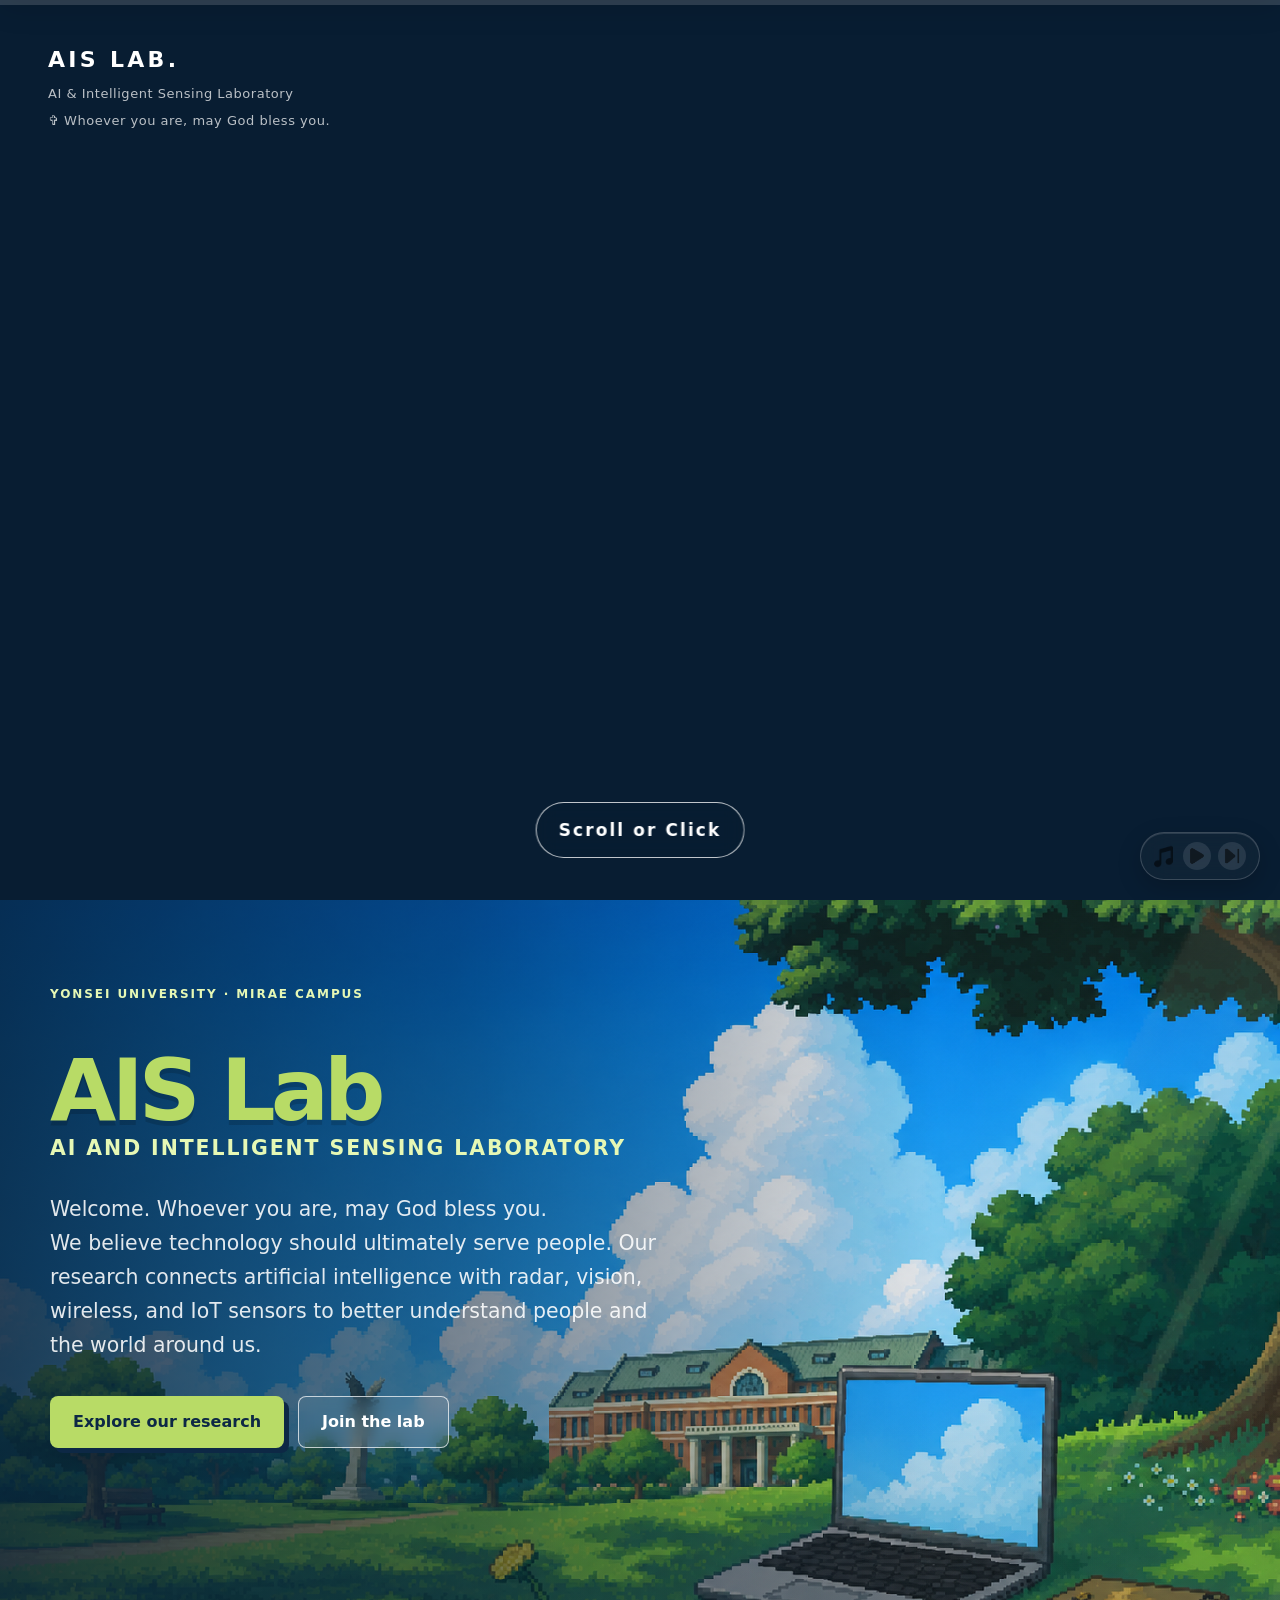
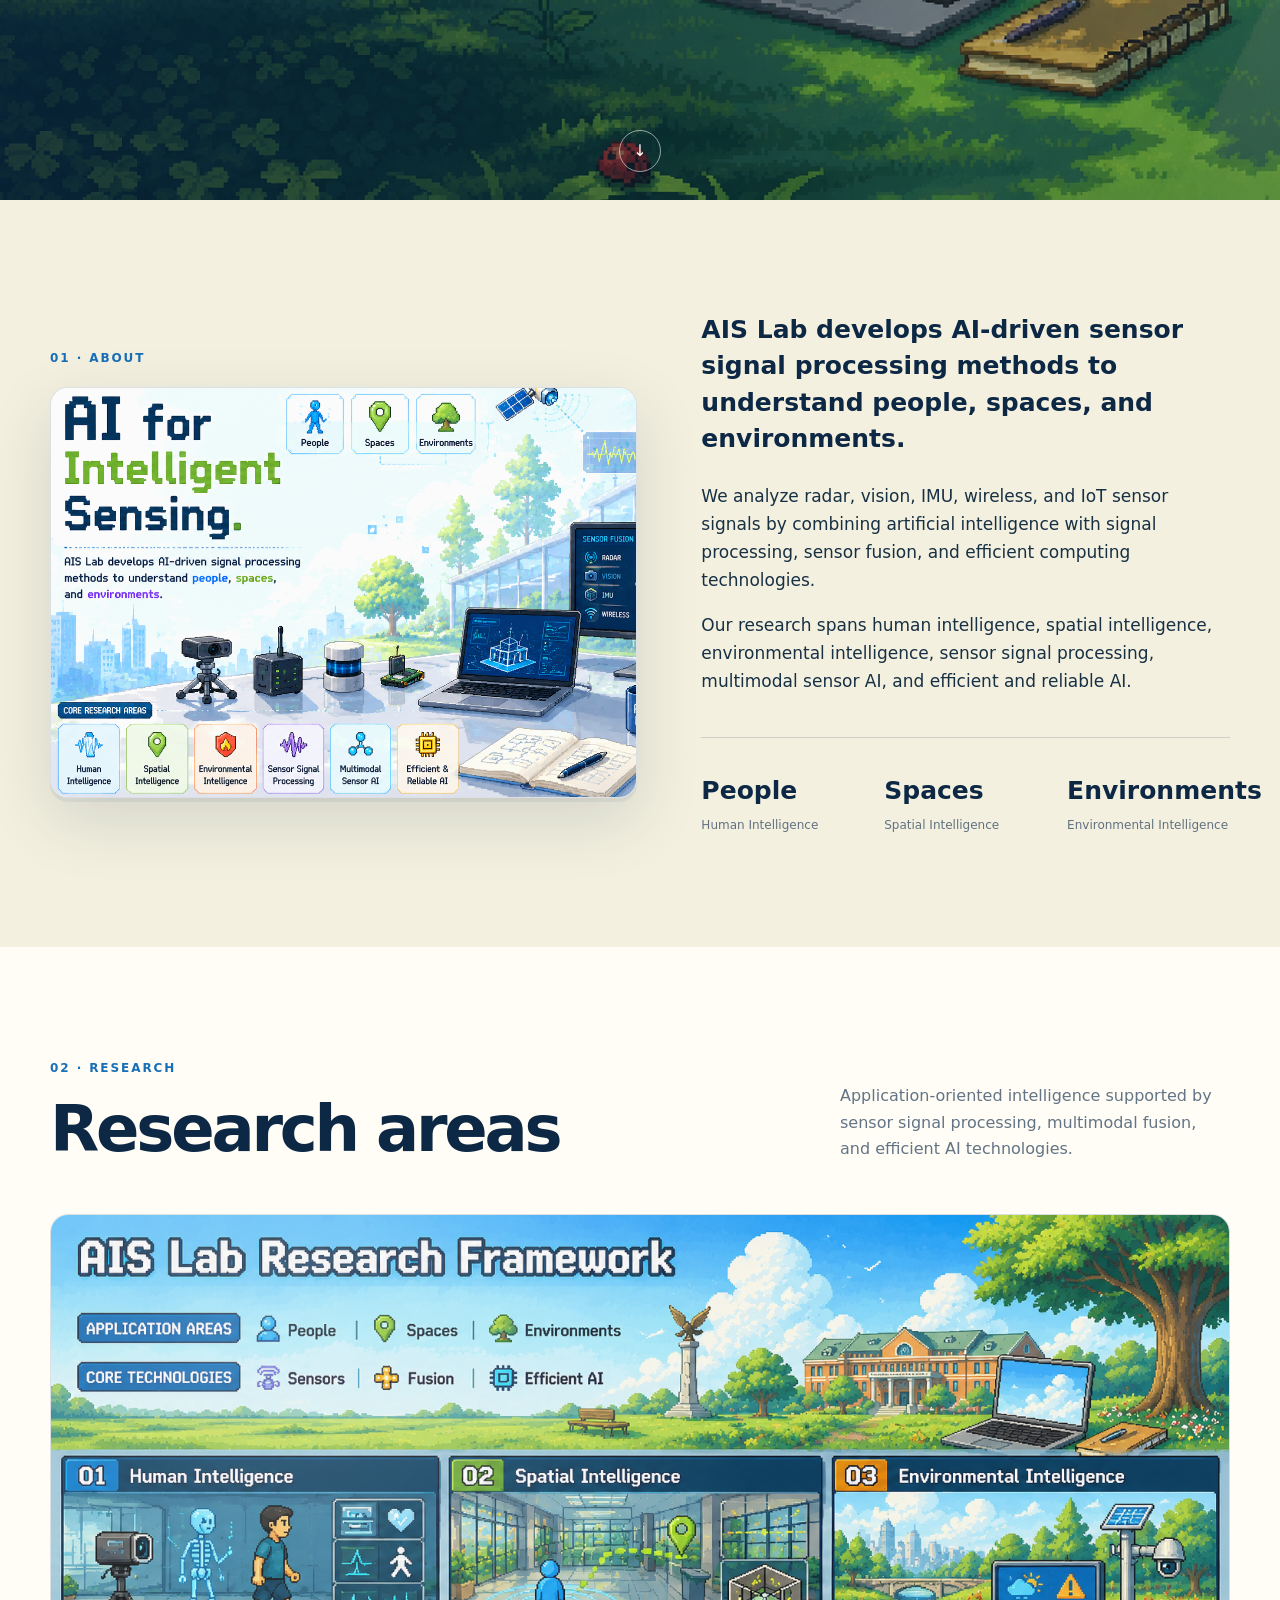
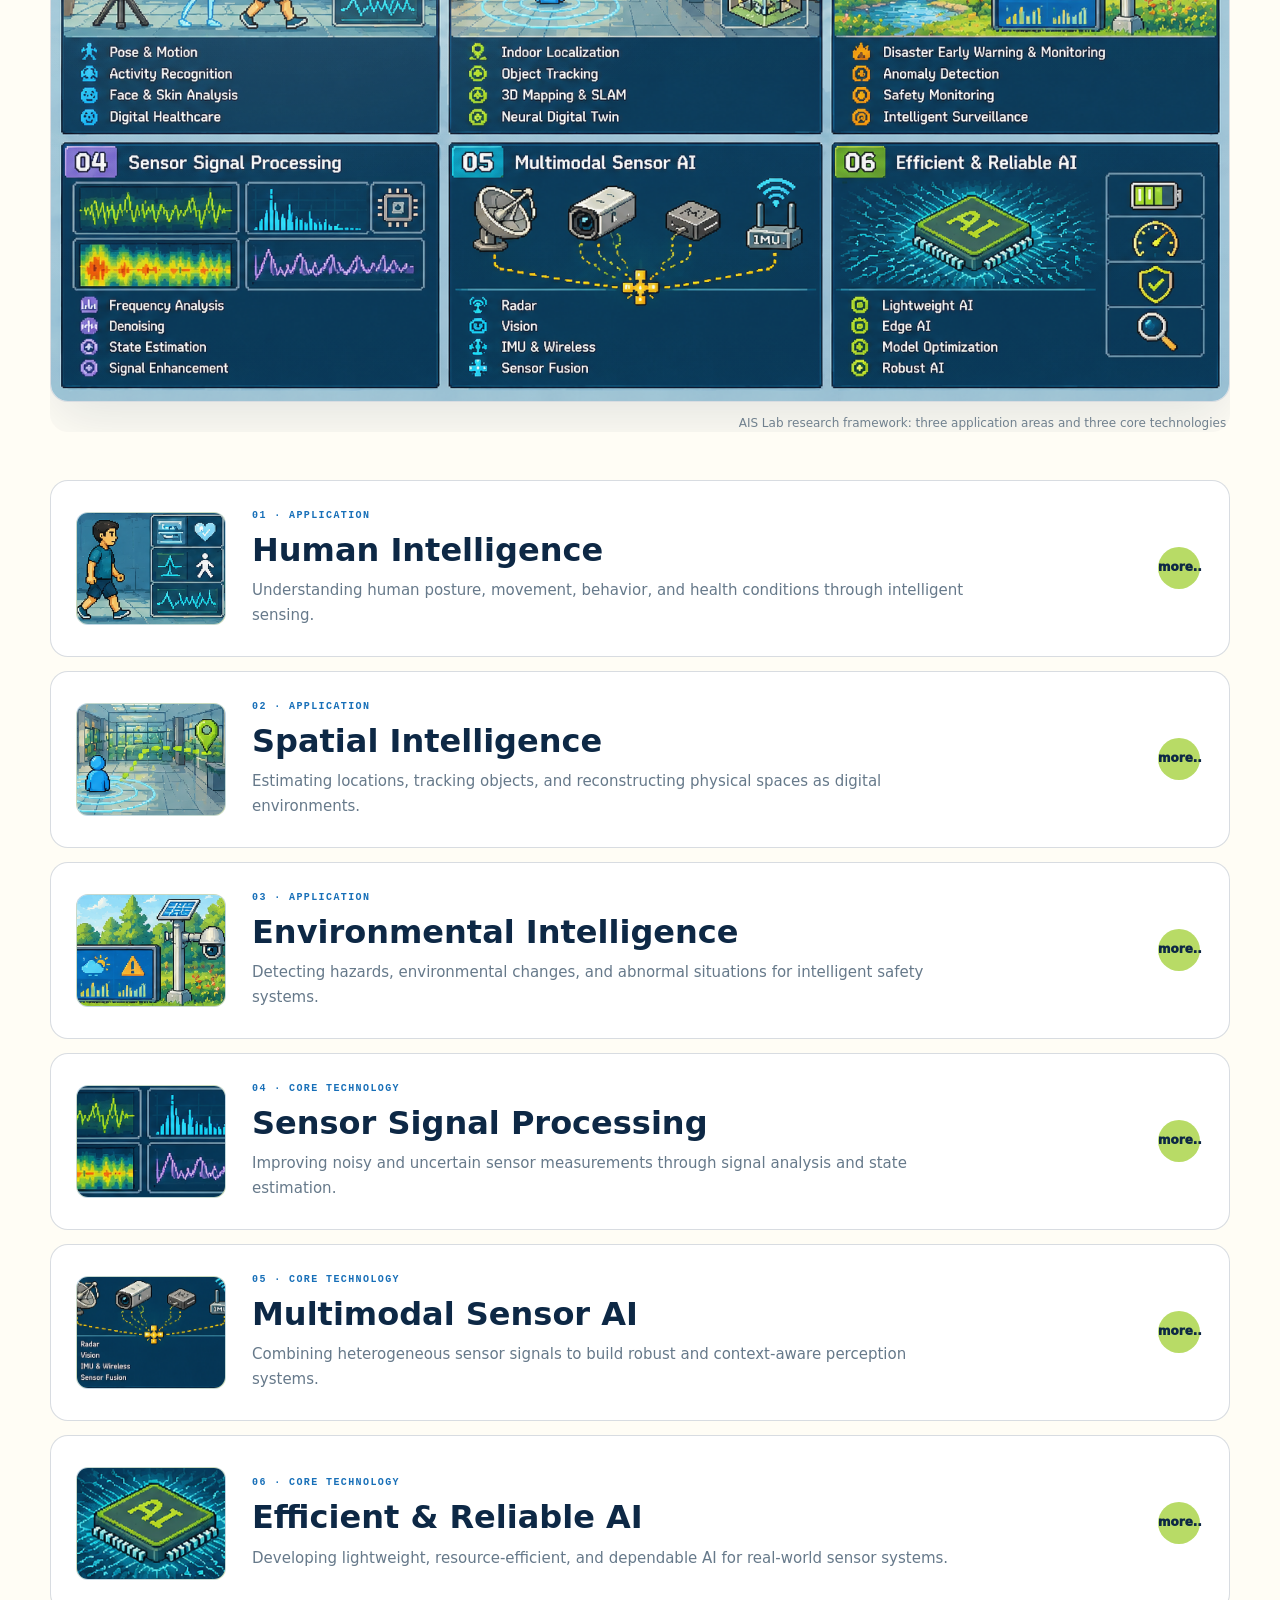
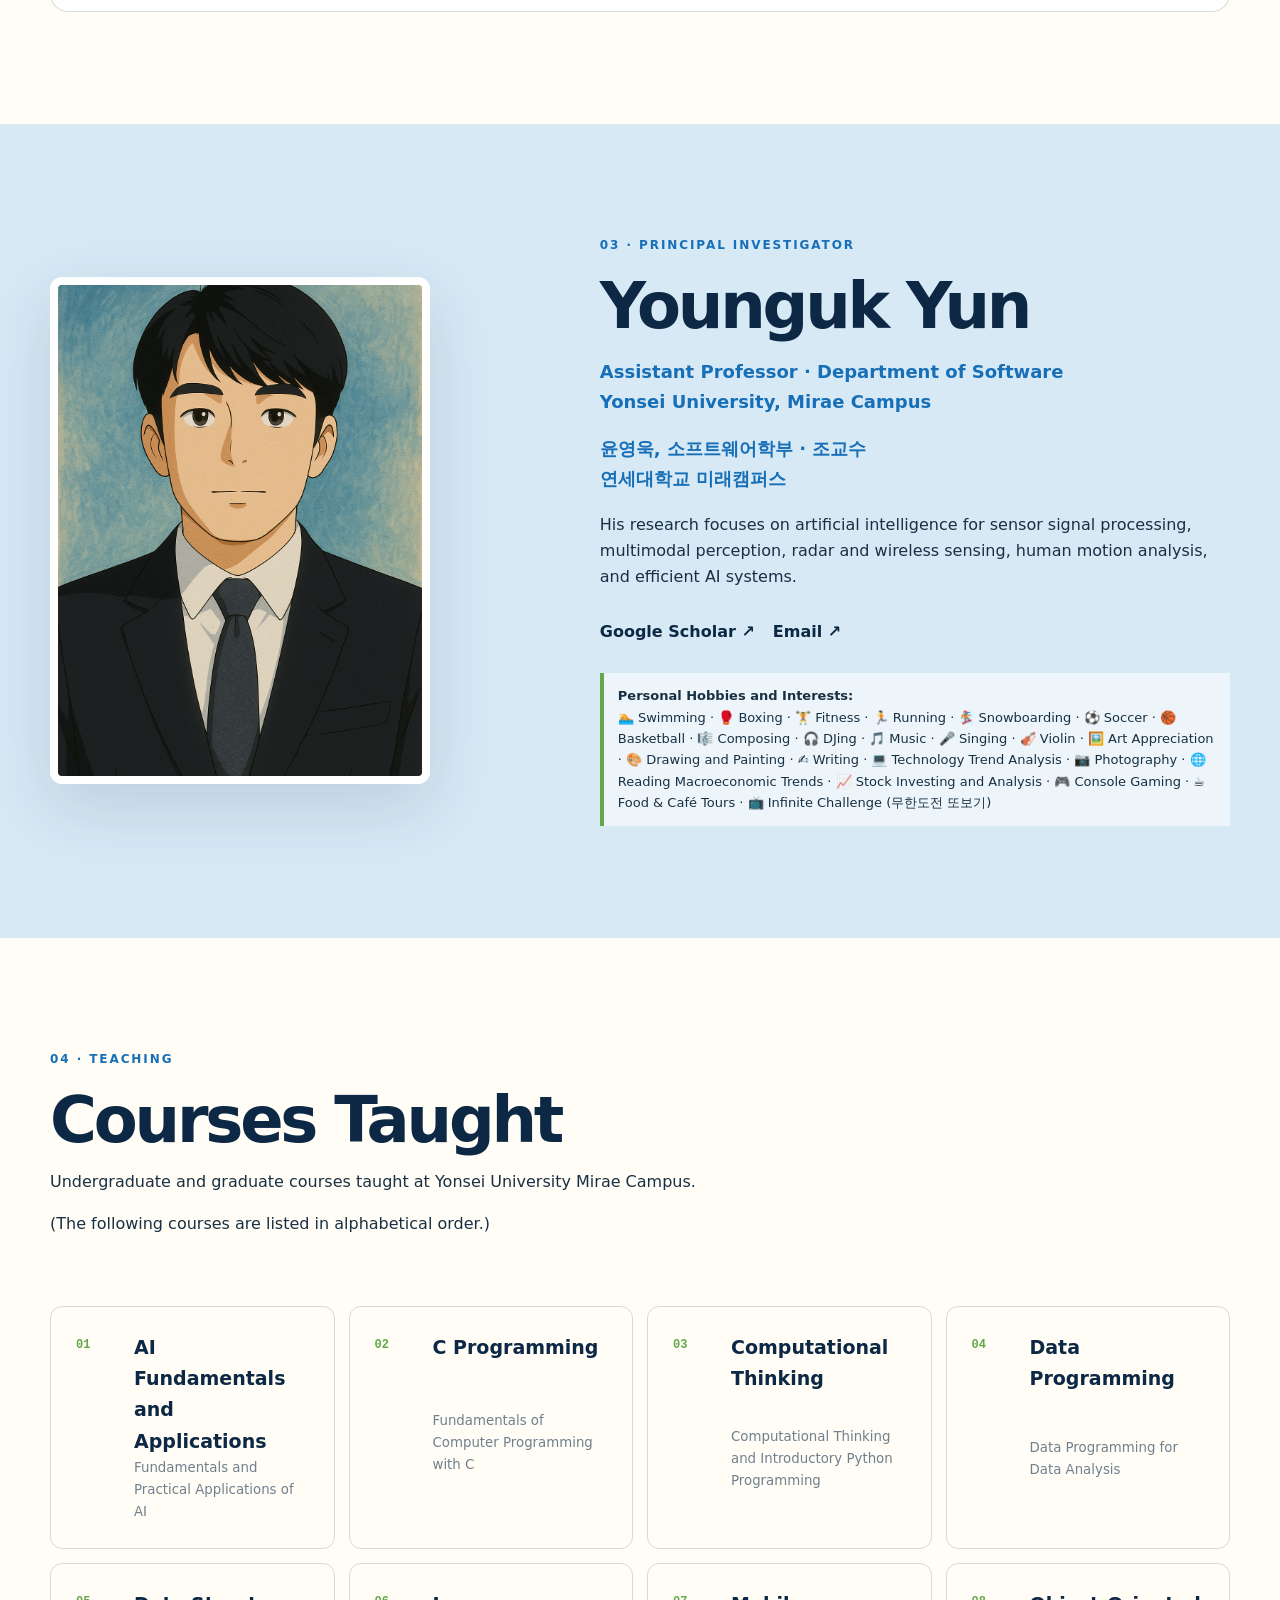
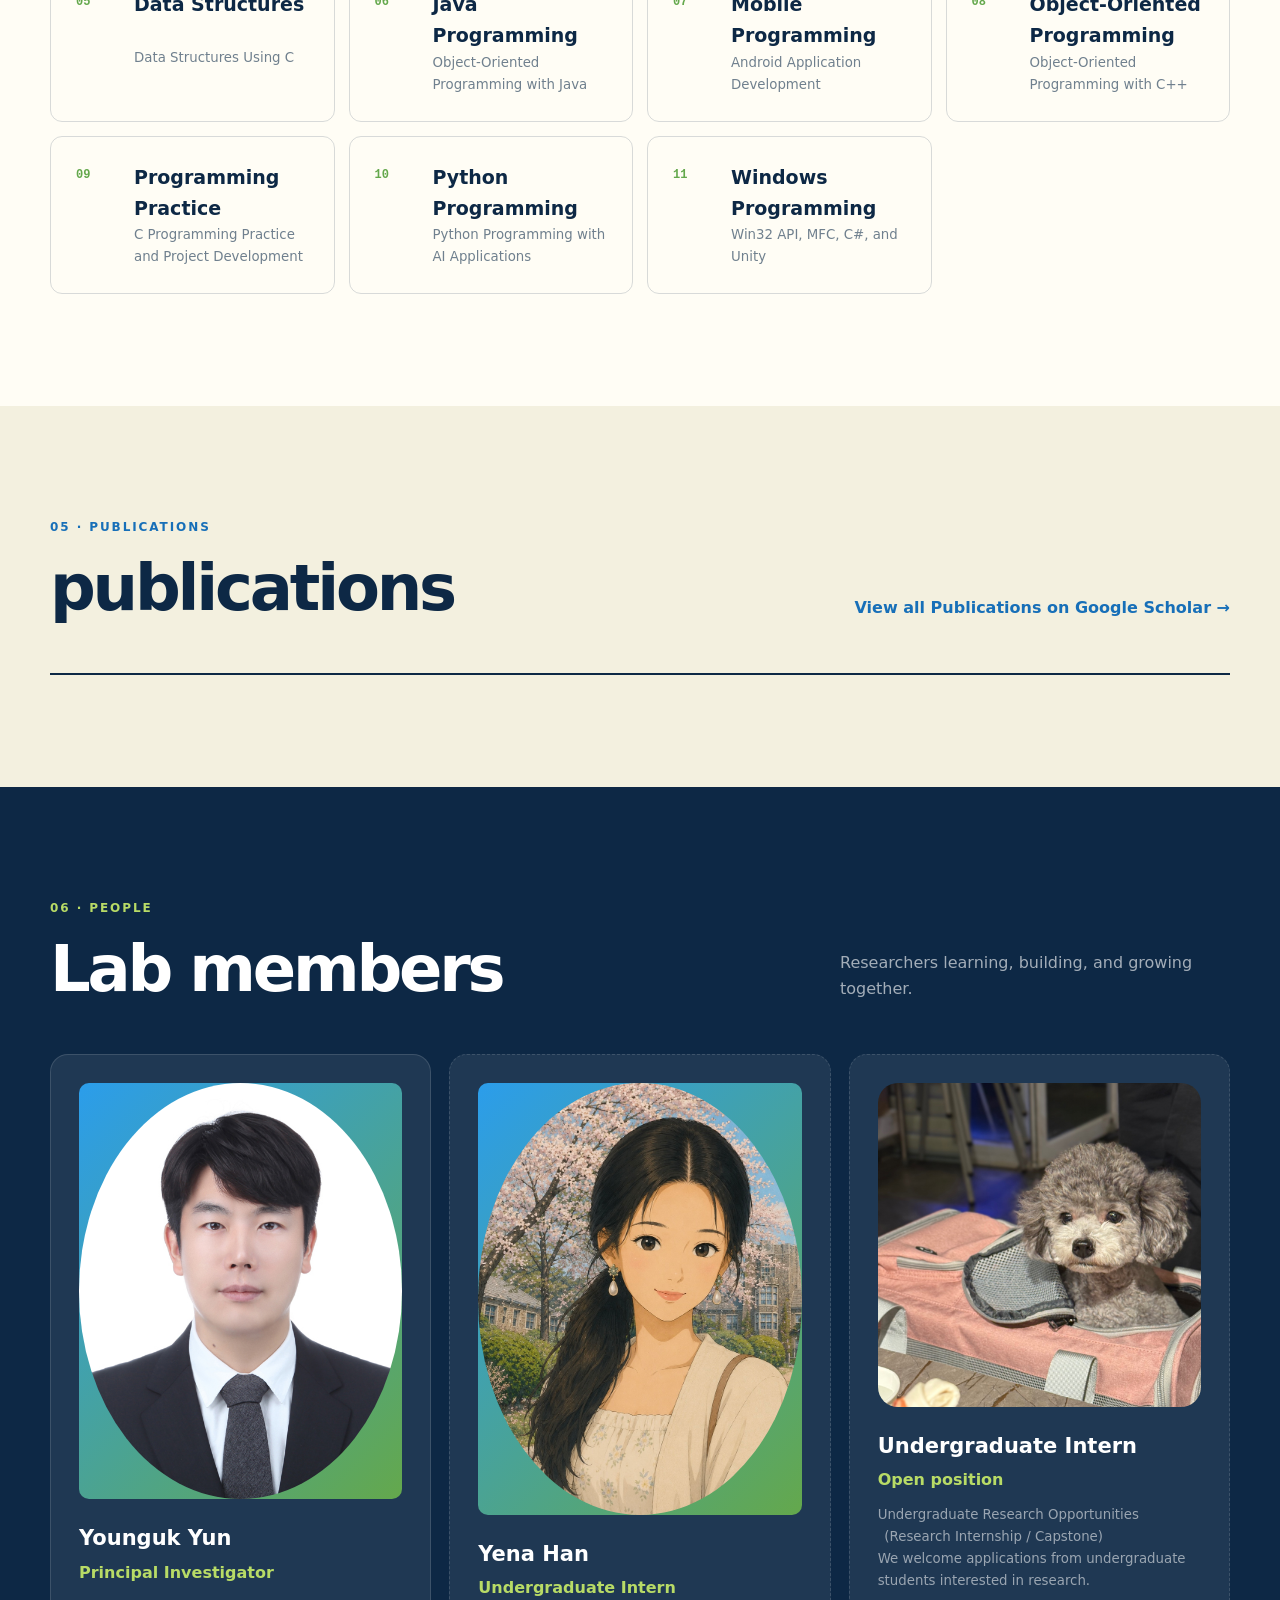
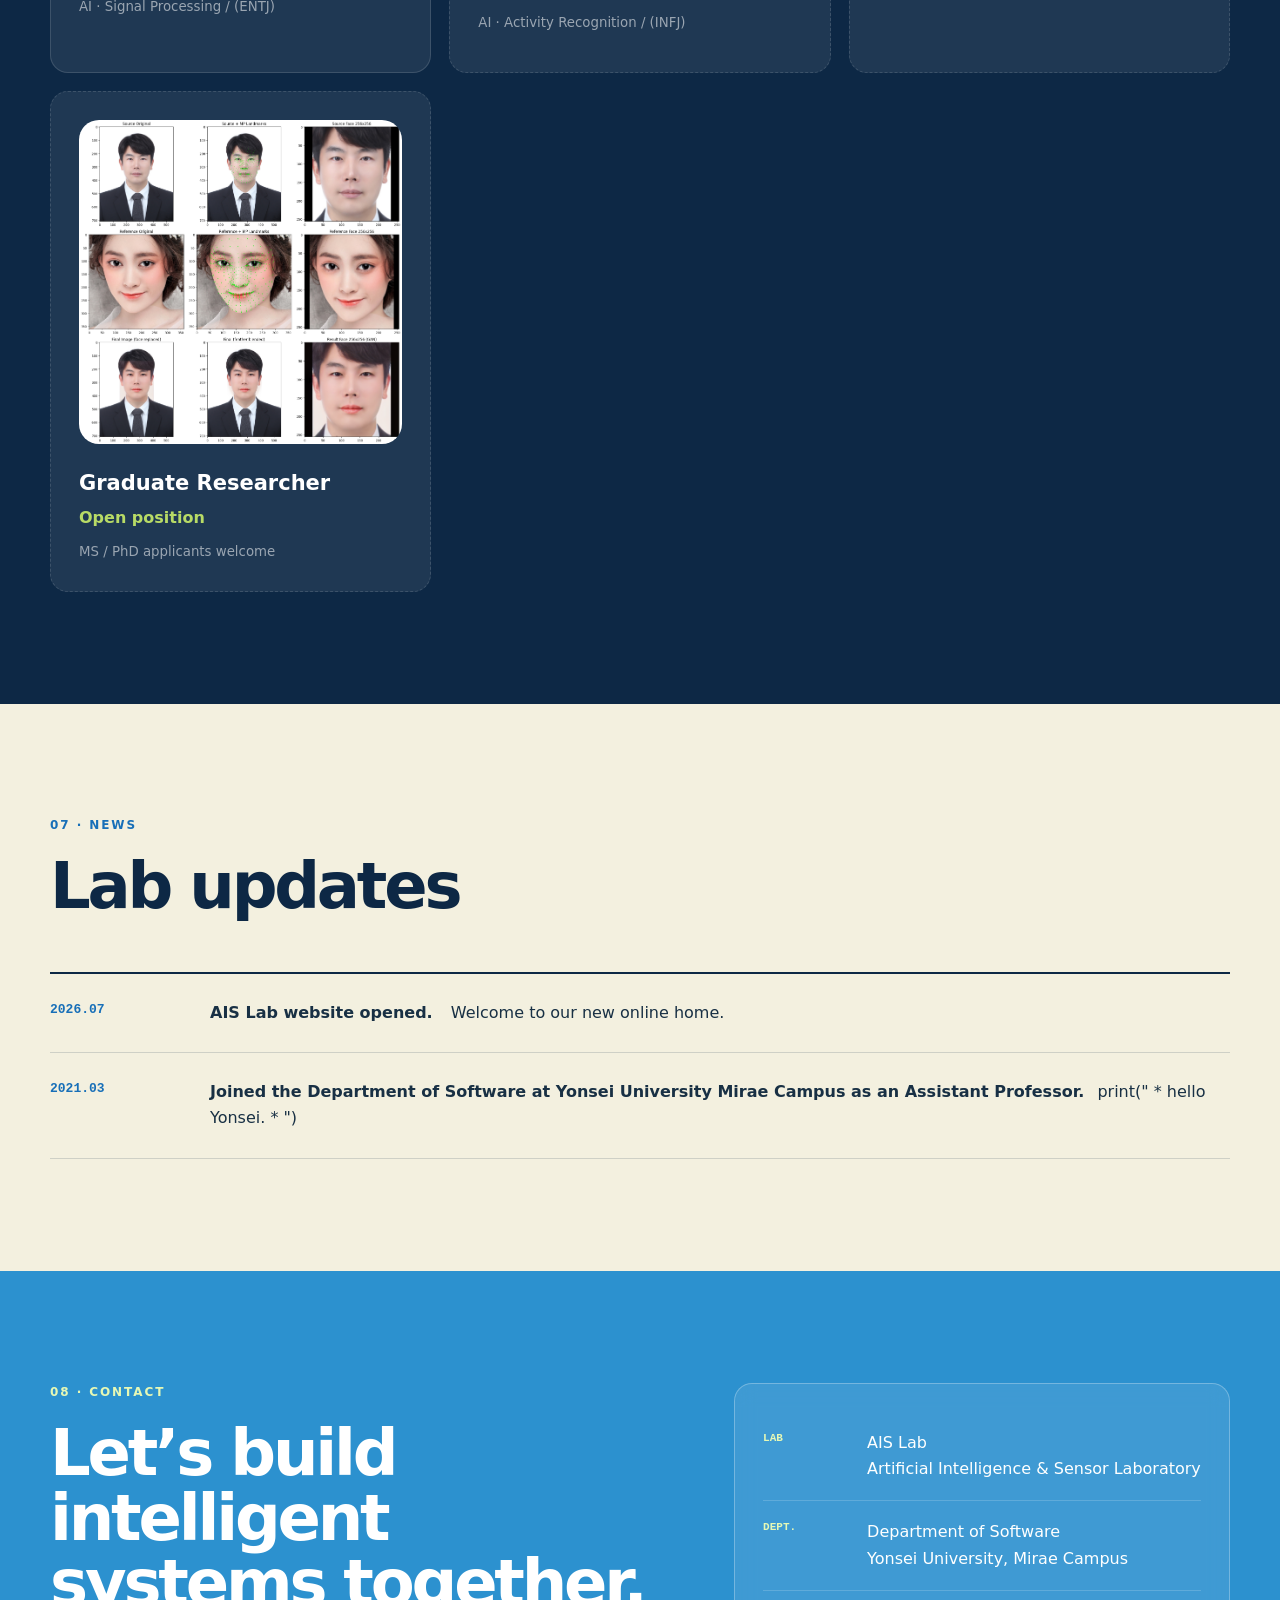
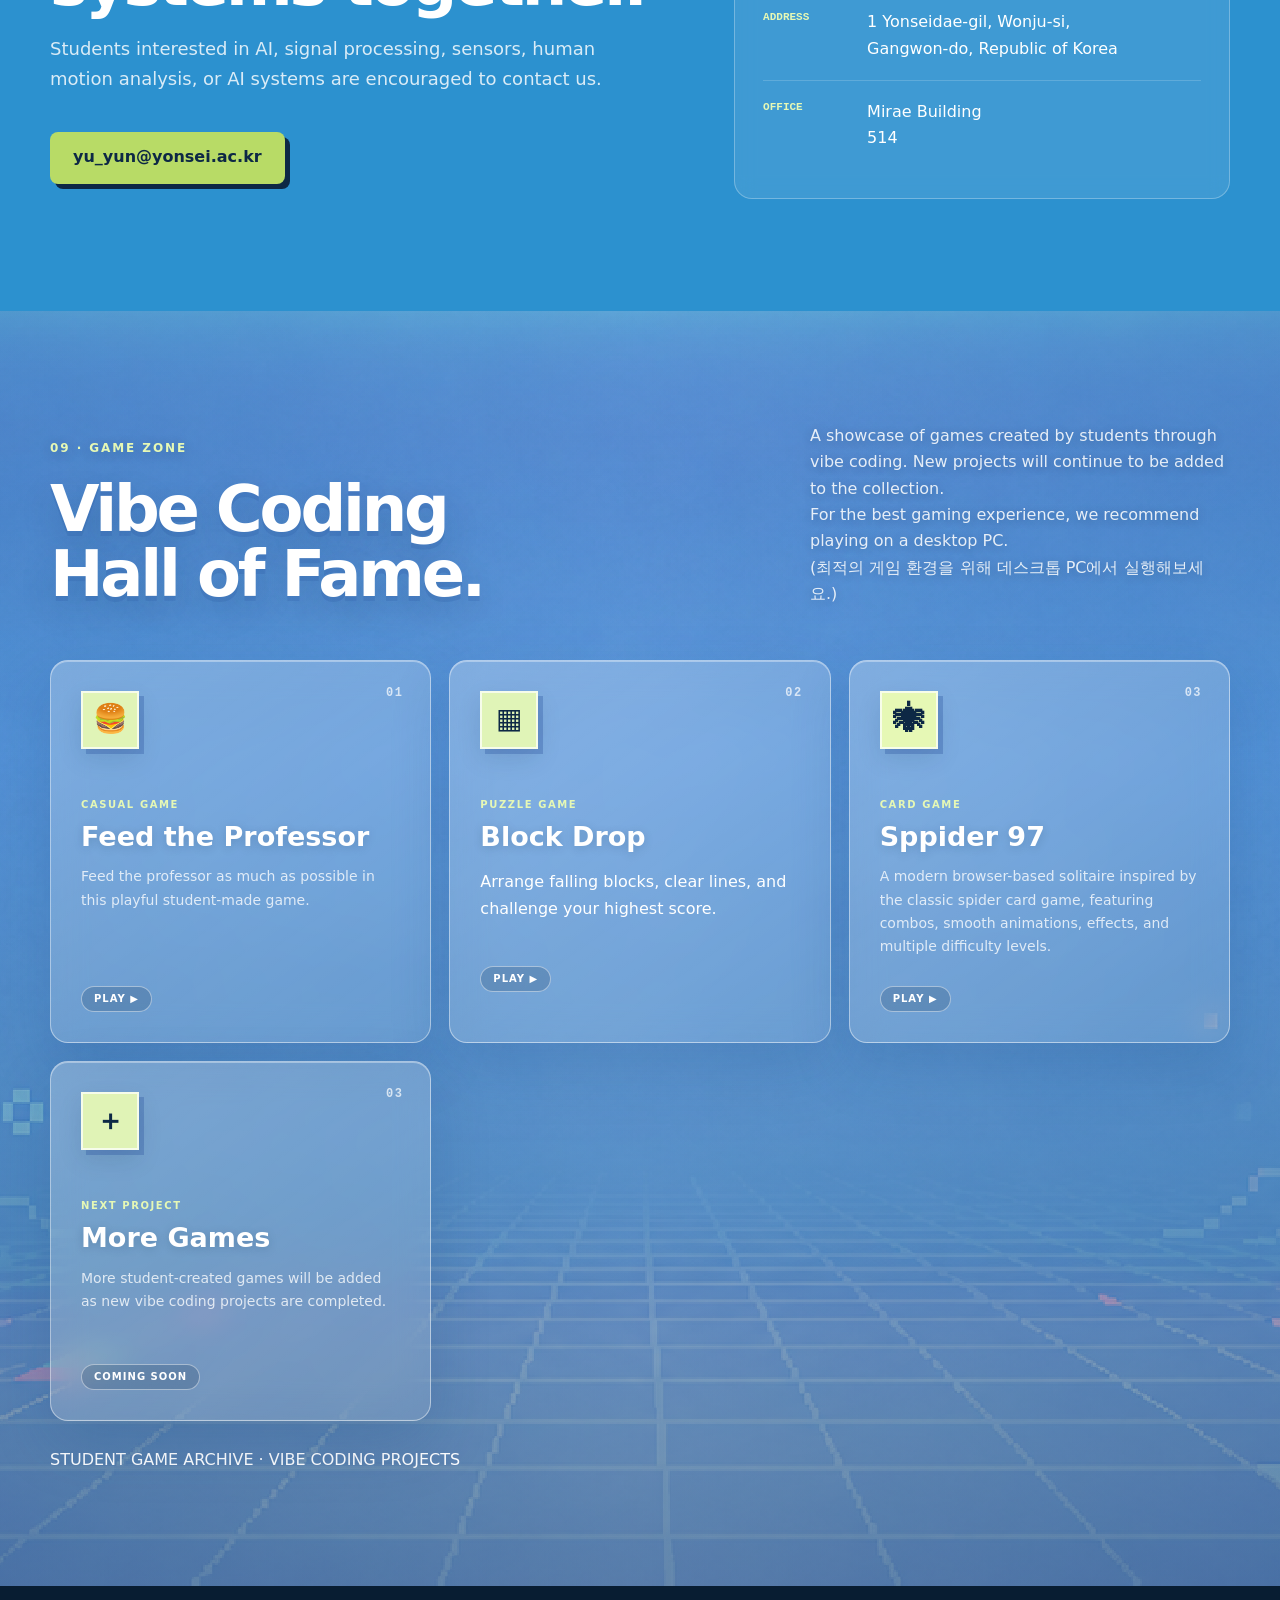
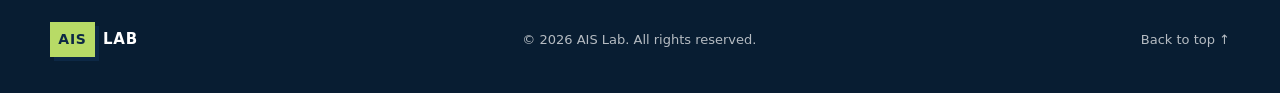
<file: index.html>
<!DOCTYPE html>
<html lang="en">
<head>
  <meta charset="UTF-8" />
  <meta name="viewport" content="width=device-width, initial-scale=1.0" />
  <meta name="description" content="AIS Lab — Artificial Intelligence & Sensor Laboratory at Yonsei University Mirae Campus." />
  <meta name="theme-color" content="#0d2845" />
  <title>AIS Lab | AI & Intelligent Sensing Laboratory</title>
  <link rel="icon" href="assets/favicon.svg" type="image/svg+xml" />
  <link rel="stylesheet" href="styles2.css" />
  <script src="script.js" defer></script>
</head>

<!-- Floating Music Player -->
<div class="mini-music-player" id="miniMusicPlayer">
  <audio id="audioPlayer" preload="auto"></audio>

  <img
    class="music-main-icon"
    src="assets/icon/music.png"
    alt=""
  >

  <!-- <div class="mini-music-info">
    <strong id="musicTitle">Music</strong>
    <small id="musicArtist">Random Play</small>
  </div> -->

  <button
    type="button"
    id="playButton"
    class="mini-music-button"
    aria-label="재생"
  >
    <img
      id="playButtonIcon"
      src="assets/icon/play.png"
      alt=""
    >
  </button>

  <button
    type="button"
    id="nextButton"
    class="mini-music-button"
    aria-label="다음 곡"
  >
    <img
      src="assets/icon/next.png"
      alt=""
    >
  </button>
</div>

<body>

  <div class="scroll-progress">
    <div id="scroll-progress-bar" class="scroll-progress-bar"></div>
  </div>
  
  <a class="skip-link" href="#main">Skip to content</a>

  <!-- Spline 3D 인트로 화면 -->
  <section class="spline-intro" id="spline-intro">
    <iframe
      class="spline-frame"
      src="https://my.spline.design/3ddropdown-2G0xw5UtET1ysrPT4MGyYSJF/"
      frameborder="0"
      width="100%"
      height="100%"
      title="AIS Lab 3D Intro">
    </iframe>

    <div class="spline-overlay">
      <div class="spline-title">
        <span>AIS LAB.</span>
        <p>AI & Intelligent Sensing Laboratory</p>
        <p> ✞ Whoever you are, may God bless you.</p>
      </div>

      <a id="enterButton" class="spline-enter-button" href="#main">
        <span>Scroll or Click</span>
      </a>
    </div>
  </section>

  <header class="site-header" id="top">
    <nav class="nav container" aria-label="Primary navigation">
      <a class="brand" href="#spline-intro" aria-label="AIS Lab home">
        <span class="brand-mark">AIS</span>
        <span class="brand-text">LAB</span>
      </a>

      <button class="menu-button" type="button" aria-expanded="false" aria-controls="nav-links">
        <span></span><span></span><span></span>
        <span class="sr-only">Open menu</span>
      </button>

      <div class="nav-links" id="nav-links">
        <a href="#main">Main</a>
        <a href="#about">About</a>
        <a href="#professor">PI</a>
        <a href="#publications">Publications</a>
        <a href="#people">People</a>
        <a href="#contact">Contact</a>
        <a class="nav-contact" href="#game-zone">Game Zone</a>

      </div>
    </nav>
  </header>
<!-- 메인 -->
  <main id="main">
    <section class="hero" aria-labelledby="hero-title">
      <img class="hero-bg" src="assets/ais-campus-pixel.png" alt="Pixel-art illustration of a university campus, laptop, trees, and a sunny sky" />
      <div class="hero-shade"></div>
      <div class="container hero-content">
        <p class="eyebrow">Yonsei University · Mirae Campus</p>
        <br />
        <h1 id="hero-title"><span>AIS Lab</span><br /></h1>
        <p class="eyebrow"><span>AI and Intelligent Sensing Laboratory</p></span>
        <p class="hero-copy">
          Welcome. Whoever you are, may God bless you.<br>
          We believe technology should ultimately serve people. Our research connects artificial intelligence with radar, vision, wireless, and IoT sensors to better understand people and the world around us.
          </p>
       <div class="hero-actions">
          <a class="button button-primary" href="#research">Explore our research</a>
          <a class="button button-ghost" href="#contact">Join the lab</a>
        </div>
      </div>
      <a class="scroll-cue" href="#about" aria-label="Scroll to About section">↓</a>
    </section>


<!-- 01 -->
    <section class="section intro" id="about">
      <div class="container split-grid">
        <div>
          <p class="section-label">01 · About</p>
          <div class="intro-visual">
            <img
              src="assets/about-intelligent-sensing.png"
              alt="AI for Intelligent Sensing — AIS Lab research overview"
            />
          </div>        </div>
    
        <div class="intro-copy">
          <p class="lead">
            AIS Lab develops AI-driven sensor signal processing methods
            to understand people, spaces, and environments.
          </p>
    
          <p>
            We analyze radar, vision, IMU, wireless, and IoT sensor signals
            by combining artificial intelligence with signal processing,
            sensor fusion, and efficient computing technologies.
          </p>
    
          <p>
            Our research spans human intelligence, spatial intelligence,
            environmental intelligence, sensor signal processing,
            multimodal sensor AI, and efficient and reliable AI.
          </p>
    
          <div class="stats" aria-label="Research foundations">
            <div>
              <strong>People</strong>
              <span>Human Intelligence</span>
            </div>
    
            <div>
              <strong>Spaces</strong>
              <span>Spatial Intelligence</span>
            </div>
    
            <div>
              <strong>Environments</strong>
              <span>Environmental Intelligence</span>
            </div>
          </div>
        </div>
      </div>
    </section>

    <!-- 02 -->
    <section class="section research" id="research">
      <div class="container">
    
        <div class="section-heading">
          <div>
            <p class="section-label">02 · Research</p>
            <h2>Research areas</h2>
          </div>
    
          <p>
            Application-oriented intelligence supported by
            sensor signal processing, multimodal fusion,
            and efficient AI technologies.
          </p>
        </div>
    <!-- Research overview image -->
<figure class="research-overview">
  <a
    href="assets/research-overview.png"
    target="_blank"
    rel="noopener noreferrer"
    aria-label="Open the research overview image in full size"
  >
    <img
      src="assets/research-overview.png"
      alt="Overview of six AIS Lab research areas"
    />
  </a>

  <figcaption>
    AIS Lab research framework: three application areas and three core technologies.
  </figcaption>
</figure>


        <div class="research-explorer">
    
          <!-- 01 Human Intelligence -->
          <details class="research-topic" >
            <summary>
              <div class="research-thumb">
                <img
                  src="assets/rsc01.png"
                  alt=""
                  onerror="this.style.display='none';"
                />
                <span>IMAGE 01</span>
              </div>
    
              <div class="research-summary">
                <span class="research-index">01 · APPLICATION</span>
                <h3>Human Intelligence</h3>
                <p>
                  Understanding human posture, movement, behavior,
                  and health conditions through intelligent sensing.
                </p>
              </div>
    
              <span class="research-toggle" aria-hidden="true">more..</span>
            </summary>
    
            <div class="research-detail">
              <div class="research-tree">
                <div class="tree-root">Human Intelligence</div>
    
                <ul>
                  <li>
                    <strong>Pose &amp; Motion</strong>
                    <span>Pose estimation, motion analysis, and gait analysis</span>
                  </li>
    
                  <li>
                    <strong>Activity Recognition</strong>
                    <span>Behavior recognition and abnormal activity detection</span>
                  </li>
    
                  <li>
                    <strong>Face &amp; Body Analysis</strong>
                    <span>Face, skin, fatigue, and physiological state analysis</span>
                  </li>
    
                  <li>
                    <strong>Digital Healthcare</strong>
                    <span>Contactless monitoring and healthcare applications</span>
                  </li>
                </ul>
              </div>
            </div>
          </details>
    
    
          <!-- 02 Spatial Intelligence -->
          <details class="research-topic">
            <summary>
              <div class="research-thumb">
                <img
                  src="assets/rsc02.png"
                  alt=""
                  onerror="this.style.display='none';"
                />
                <span>IMAGE 02</span>
              </div>
    
              <div class="research-summary">
                <span class="research-index">02 · APPLICATION</span>
                <h3>Spatial Intelligence</h3>
                <p>
                  Estimating locations, tracking objects,
                  and reconstructing physical spaces as digital environments.
                </p>
              </div>
    
              <span class="research-toggle" aria-hidden="true">+</span>
            </summary>
    
            <div class="research-detail">
              <div class="research-tree">
                <div class="tree-root">Spatial Intelligence</div>
    
                <ul>
                  <li>
                    <strong>Indoor Localization</strong>
                    <span>Wi-Fi, IMU, magnetic, visual, and multimodal localization</span>
                  </li>
    
                  <li>
                    <strong>Object Tracking</strong>
                    <span>Human, vehicle, drone, and trajectory tracking</span>
                  </li>
    
                  <li>
                    <strong>3D Mapping &amp; SLAM</strong>
                    <span>Spatial reconstruction and autonomous mapping</span>
                  </li>
    
                  <li>
                    <strong>Neural Digital Twin</strong>
                    <span>Gaussian Splatting and intelligent digital environments</span>
                  </li>
                </ul>
              </div>
            </div>
          </details>
    
    
          <!-- 03 Environmental Intelligence -->
          <details class="research-topic">
            <summary>
              <div class="research-thumb">
                <img
                  src="assets/rsc03.png"
                  alt=""
                  onerror="this.style.display='none';"
                />
                <span>IMAGE 03</span>
              </div>
    
              <div class="research-summary">
                <span class="research-index">03 · APPLICATION</span>
                <h3>Environmental Intelligence</h3>
                <p>
                  Detecting hazards, environmental changes,
                  and abnormal situations for intelligent safety systems.
                </p>
              </div>
    
              <span class="research-toggle" aria-hidden="true">+</span>
            </summary>
    
            <div class="research-detail">
              <div class="research-tree">
                <div class="tree-root">Environmental Intelligence</div>
    
                <ul>
                  <li>
                    <strong>Disaster Early Warning &amp; Monitoring</strong>
                    <span>AI-based monitoring and early warning for natural and urban environments</span>
                  </li>
            
                  <li>
                    <strong>Anomaly Detection</strong>
                    <span>Detection of unusual events, environmental changes, and sensor anomalies</span>
                  </li>
            
                  <li>
                    <strong>Safety Monitoring</strong>
                    <span>Human safety monitoring, accident prevention, and risk assessment</span>
                  </li>
            
                  <li>
                    <strong>Intelligent Surveillance</strong>
                    <span>Real-time CCTV, drone, and IoT sensor monitoring systems</span>
                  </li>
                </ul>
              </div>
            </div>
          </details>
    
    
          <!-- 04 Sensor Signal Processing -->
          <details class="research-topic">
            <summary>
              <div class="research-thumb">
                <img
                  src="assets/rsc04.png"
                  alt=""
                  onerror="this.style.display='none';"
                />
                <span>IMAGE 04</span>
              </div>
    
              <div class="research-summary">
                <span class="research-index">04 · CORE TECHNOLOGY</span>
                <h3>Sensor Signal Processing</h3>
                <p>
                  Improving noisy and uncertain sensor measurements
                  through signal analysis and state estimation.
                </p>
              </div>
    
              <span class="research-toggle" aria-hidden="true">+</span>
            </summary>
    
            <div class="research-detail">
              <div class="research-tree">
                <div class="tree-root">Sensor Signal Processing</div>
    
                <ul>
                  <li>
                    <strong>Signal Representation</strong>
                    <span>Time, frequency, and multidomain signal analysis</span>
                  </li>
                  
                  <li>
                    <strong>Signal Enhancement</strong>
                    <span>Noise suppression, restoration, and adaptive signal processing</span>
                  </li>
                  
                  <li>
                    <strong>State Estimation</strong>
                    <span>Filtering, prediction, tracking, and uncertainty modeling</span>
                  </li>
                  
                  <li>
                    <strong>Feature Transformation</strong>
                    <span>Dimensionality reduction, feature extraction, and representation learning</span>
                  </li>
                </ul>
              </div>
            </div>
          </details>
    
    
          <!-- 05 Multimodal Sensor AI -->
          <details class="research-topic">
            <summary>
              <div class="research-thumb">
                <img
                  src="assets/rsc05.png"
                  alt=""
                  onerror="this.style.display='none';"
                />
                <span>IMAGE 05</span>
              </div>
    
              <div class="research-summary">
                <span class="research-index">05 · CORE TECHNOLOGY</span>
                <h3>Multimodal Sensor AI</h3>
                <p>
                  Combining heterogeneous sensor signals
                  to build robust and context-aware perception systems.
                </p>
              </div>
    
              <span class="research-toggle" aria-hidden="true">+</span>
            </summary>
    
            <div class="research-detail">
              <div class="research-tree">
                <div class="tree-root">Multimodal Sensor AI</div>
    
                <ul>
                  <li>
                    <strong>Radar</strong>
                    <span>Contactless sensing and radar signal intelligence</span>
                  </li>
    
                  <li>
                    <strong>Vision</strong>
                    <span>Image, video, depth, and 3D visual perception</span>
                  </li>
    
                  <li>
                    <strong>IMU &amp; Wireless</strong>
                    <span>Motion sensors, Wi-Fi CSI, UWB, and IoT signals</span>
                  </li>
    
                  <li>
                    <strong>Sensor Fusion</strong>
                    <span>Data, feature, decision, and uncertainty-aware fusion</span>
                  </li>
                </ul>
              </div>
            </div>
          </details>
    
    
          <!-- 06 Efficient & Reliable AI -->
          <details class="research-topic">
            <summary>
              <div class="research-thumb">
                <img
                  src="assets/rsc06.png"
                  alt=""
                  onerror="this.style.display='none';"
                />
                <span>IMAGE 06</span>
              </div>
    
              <div class="research-summary">
                <span class="research-index">06 · CORE TECHNOLOGY</span>
                <h3>Efficient &amp; Reliable AI</h3>
                <p>
                  Developing lightweight, resource-efficient,
                  and dependable AI for real-world sensor systems.
                </p>
              </div>
    
              <span class="research-toggle" aria-hidden="true">+</span>
            </summary>
    
            <div class="research-detail">
              <div class="research-tree">
                <div class="tree-root">Efficient &amp; Reliable AI</div>
    
                <ul>
                  <li>
                    <strong>Lightweight AI</strong>
                    <span>Compression, pruning, quantization, and knowledge distillation</span>
                  </li>
    
                  <li>
                    <strong>Edge AI</strong>
                    <span>Mobile, embedded, low-power, and real-time inference</span>
                  </li>
    
                  <li>
                    <strong>Model Optimization</strong>
                    <span>Memory-efficient inference and computation acceleration</span>
                  </li>
    
                  <li>
                    <strong>Robust AI</strong>
                    <span>Uncertainty, generalization, explainability, and reliability</span>
                  </li>
                </ul>
              </div>
            </div>
          </details>
    
        </div>
      </div>
    </section>


    <!-- 03 -->
    <section class="section professor" id="professor">
      <div class="container professor-grid">
        <div class="portrait-placeholder">
          <img src="assets/yu_yun_gpt.png" alt="Younguk Yun">
          <!-- yu_yun.jpg
          yu_yun_gpt.png -->
      </div>

        <!-- <div class="portrait-placeholder" role="img" aria-label="Professor photo placeholder">
          <span>PHOTO</span>
          <small>Replace with professor image</small>
        </div>
         -->
        <div>
          <p class="section-label">03 · Principal Investigator</p>
          <h2>Younguk Yun</h2>
          <p class="professor-role">Assistant Professor · Department of Software<br />Yonsei University, Mirae Campus</p>
          <p class="professor-role">윤영욱, 소프트웨어학부 · 조교수<br />연세대학교 미래캠퍼스</p>

          <p>His research focuses on artificial intelligence for sensor signal processing, multimodal perception, radar and wireless sensing, human motion analysis, and efficient AI systems.</p>
          <div class="profile-links">
            <a
            href="https://scholar.google.com/citations?hl=ko&user=_TznlVcAAAAJ&view_op=list_works&sortby=pubdate"
            target="_blank"
            rel="noopener noreferrer"
            aria-label="Google Scholar profile">
            Google Scholar ↗
          </a>            <a href="mailto:yu_yun@yonsei.ac.kr">Email ↗</a>
          </div>
          <div class="edit-note">
            <strong>Personal Hobbies and Interests:</strong><br> 
            🏊 Swimming · 🥊 Boxing · 🏋️ Fitness · 🏃 Running · 🏂 Snowboarding · ⚽ Soccer · 🏀 Basketball
            · 🎼 Composing · 🎧 DJing · 🎵 Music · 🎤 Singing · 🎻 Violin
            · 🖼️ Art Appreciation · 🎨 Drawing and Painting · ✍️ Writing
            · 💻 Technology Trend Analysis · 📷 Photography 
            · 🌐 Reading Macroeconomic Trends · 📈 Stock Investing and Analysis
            · 🎮 Console Gaming
            · ☕ Food & Café Tours  · 📺 Infinite Challenge (무한도전 또보기)
        </div>        </div>
      </div>
    </section>

    <section class="section publications" id="resources">
      <div class="container">
        <div class="section-heading">
          <div>
            <p class="section-label">04 · Teaching</p>
            <h2>Courses Taught</h2>
            <p>Undergraduate and graduate courses taught at Yonsei University Mirae Campus.</p>
            <p > (The following courses are listed in alphabetical order.)  </p>

          </div>
        </div>
        <div class="resources-grid">

          <div class="resource-card">
            <span>01</span>
            <strong>AI Fundamentals and Applications</strong>
            <small>Fundamentals and Practical Applications of AI</small>
        </div>
        
        <div class="resource-card">
            <span>02</span>
            <strong>C Programming</strong>
            <small>Fundamentals of Computer Programming with C</small>
        </div>
        
        <div class="resource-card">
            <span>03</span>
            <strong>Computational Thinking</strong>
            <small>Computational Thinking and Introductory Python Programming</small>
        </div>
        
        <div class="resource-card">
            <span>04</span>
            <strong>Data Programming</strong>
            <small>Data Programming for Data Analysis</small>
        </div>
        
        <div class="resource-card">
            <span>05</span>
            <strong>Data Structures</strong>
            <small>Data Structures Using C</small>
        </div>
        
        <div class="resource-card">
            <span>06</span>
            <strong>Java Programming</strong>
            <small>Object-Oriented Programming with Java</small>
        </div>
        
        <div class="resource-card">
            <span>07</span>
            <strong>Mobile Programming</strong>
            <small>Android Application Development</small>
        </div>
        
        <div class="resource-card">
            <span>08</span>
            <strong>Object-Oriented Programming</strong>
            <small>Object-Oriented Programming with C++</small>
        </div>
        
        <div class="resource-card">
            <span>09</span>
            <strong>Programming Practice</strong>
            <small>C Programming Practice and Project Development</small>
        </div>
        
        <div class="resource-card">
            <span>10</span>
            <strong>Python Programming</strong>
            <small>Python Programming with AI Applications</small>
        </div>
        
        <div class="resource-card">
            <span>11</span>
            <strong>Windows Programming</strong>
            <small>Win32 API, MFC, C#, and Unity</small>
        </div>
      </div> <!-- resources-grid -->
    </div>   <!-- container -->
  </section>


    <section class="section news" id="publications">
      <div class="container">
        <div class="section-heading">
          <div>
            <p class="section-label">05 · Publications</p>
            <h2>publications</h2>
          </div>
          <a class="text-link"             
          href="https://scholar.google.com/citations?hl=ko&user=_TznlVcAAAAJ&view_op=list_works&sortby=pubdate"
          target="_blank"
          rel="noopener noreferrer"
          aria-label="Google Scholar profile">
          View all Publications on Google Scholar →</a>
        </div>

        <div class="publication-list">      </div>

<!-- 
        <div class="publication-list">
          <article>
            <time>2026</time>
            <div>
              <h3>Insert your latest journal or conference paper title here</h3>
              <p><strong>Y. Yoon</strong>, Coauthor A., Coauthor B. · Journal or Conference Name</p>
              <div class="paper-links"><a href="#">Paper</a><a href="#">Code</a><a href="#">Dataset</a></div>
            </div>
          </article>
          <article>
            <time>2025</time>
            <div>
              <h3>AI-based multimodal sensing for human-centered intelligent environments</h3>
              <p><strong>Y. Yoon</strong>, Coauthor A. · Journal or Conference Name</p>
              <div class="paper-links"><a href="#">Paper</a><a href="#">Project</a></div>
            </div>
          </article>
          <article>
            <time>2024</time>
            <div>
              <h3>Robust sensor signal processing using data-driven representation learning</h3>
              <p><strong>Y. Yoon</strong>, Coauthor A., Coauthor B. · Journal or Conference Name</p>
              <div class="paper-links"><a href="#">Paper</a></div>
            </div>
          </article>
        </div>
      </div> -->

    </section>

    <section class="section people" id="people">
      <div class="container">
        <div class="section-heading">
          <div>
            <p class="section-label">06 · People</p>
            <h2>Lab members</h2>
          </div>
          <p>Researchers learning, building, and growing together.</p>
        </div>

        <div class="people-grid">
          <article class="person-card">
            <div class="avatar avatar-one">
              <img src="assets/yu_yun.jpg" alt="Professor Younguk Yun">
          </div>
            <!-- <div class="avatar avatar-one">PI</div> -->
            <h3>Younguk Yun</h3>
            <p>Principal Investigator</p>
            <small> AI · Signal Processing / (ENTJ) </small>
          </article>

          <article class="person-card open-position">
            <div class="avatar avatar-one">
              <img src="assets/yena.jpg" alt="Professor Younguk Yun">
            </div>
            <!-- <div class="avatar">+</div> -->
            <h3>Yena Han</h3>
            <p> Undergraduate Intern</p>
            <small> AI · Activity Recognition / (INFJ) </small>

            <small></small>
          </article>

          <article class="person-card open-position">
            <!-- <div class="avatar">+</div> -->
            <div class="avatar-two">
              <img src="assets/reo.jpg" alt="Professor Younguk Yun">
            </div>
            <h3>Undergraduate Intern</h3>
            <p>Open position</p>
            <small>
              Undergraduate Research Opportunities<br>
              &ensp;(Research Internship / Capstone) <br> 
              We welcome applications from undergraduate students interested in research.<br> 
              <!-- If you are interested, please send a brief self-introduction by email. -->
            </small>
          </article>

          <article class="person-card open-position">
            <div class="avatar-two">
              <img src="assets/btg2.png" alt="Professor Younguk Yun">
            </div>
            <!-- <div class="avatar">+</div> -->
            <h3>Graduate Researcher</h3>
            <p>Open position</p>
            <small>MS / PhD applicants welcome</small>
          </article>

        </div>
      </div>
    </section>

    <section class="section news" id="news">
      <div class="container">
        <div class="section-heading">
          <div>
            <p class="section-label">07 · News</p>
            <h2>Lab updates</h2>
          </div>
        </div>
        <div class="news-list">
          <article><time>2026.07</time><p><strong>AIS Lab website opened.</strong> &ensp; Welcome to our new online home.</p></article>
          <article><time>2021.03</time><p><strong>Joined the Department of Software at Yonsei University Mirae Campus as an Assistant Professor.</strong>&ensp; print(" * hello Yonsei. * ")</hello></p></article></div>
      </div>
    </section>



    <section class="section contact" id="contact">
      <div class="container contact-grid">
        <div>
          <p class="section-label">08 · Contact</p>
          <h2>Let’s build intelligent<br />systems together.</h2>
          <p>Students interested in AI, signal processing, sensors, human motion analysis, or AI systems are encouraged to contact us.</p>
          <a class="button button-primary" href="mailto:yu_yun@yonsei.ac.kr">yu_yun@yonsei.ac.kr</a>
        </div>
        <div class="contact-card">
          <div><span>LAB</span><p>AIS Lab<br />Artificial Intelligence & Sensor Laboratory</p></div>
          <div><span>DEPT.</span><p>Department of Software<br />Yonsei University, Mirae Campus</p></div>
          <div><span>ADDRESS</span><p>1 Yonseidae-gil, Wonju-si,<br />Gangwon-do, Republic of Korea</p></div>
          <div><span>OFFICE</span><p>Mirae Building <br /> 514</p></div>
        </div>
      </div>
    </section>

    <!-- <section class="section game-zone" id="game-zone">
      <div class="game-zone-background" aria-hidden="true"></div>
      <div class="game-zone-overlay" aria-hidden="true"></div>
    
      <div class="container game-zone-container">
    
        <div class="section-heading game-zone-heading">
          <div>
            <p class="section-label">09 · Game Zone</p>
            <h2>Play, explore,<br />and take a break.</h2>
          </div>
    
          <p>
            A small digital playground featuring casual games,
            interactive experiments, and creative activities.
          </p>
        </div>
    
        <div class="game-zone-grid">
    
          <article class="game-zone-card">
            <span class="game-zone-number">01</span>
            <div class="game-zone-icon" aria-hidden="true">▦</div>
    
            <div class="game-zone-card-content">
              <p class="game-zone-category">CASUAL PLAY</p>
              <h3>Mini Games</h3>
              <p>
                Simple browser games that can be enjoyed during a short break.
              </p>
            </div>
    
            <span class="game-zone-status">Coming Soon</span>
          </article>
    
          <article class="game-zone-card">
            <span class="game-zone-number">02</span>
            <div class="game-zone-icon" aria-hidden="true">⌘</div>
    
            <div class="game-zone-card-content">
              <p class="game-zone-category">INTERACTIVE LAB</p>
              <h3>AI Experiments</h3>
              <p>
                Small interactive experiences inspired by AI, sensors,
                and computer vision.
              </p>
            </div>
    
            <span class="game-zone-status">Coming Soon</span>
          </article>
    
          <article class="game-zone-card">
            <span class="game-zone-number">03</span>
            <div class="game-zone-icon" aria-hidden="true">✦</div>
    
            <div class="game-zone-card-content">
              <p class="game-zone-category">CREATIVE PLAY</p>
              <h3>Creative Zone</h3>
              <p>
                Music, drawing, pixel art, and other playful digital activities.
              </p>
            </div>
    
            <span class="game-zone-status">Coming Soon</span>
          </article>
    
        </div>
      </div>
    </section> -->
    <section class="section game-zone" id="game-zone">
      <div class="game-zone-background" aria-hidden="true"></div>
      <div class="game-zone-overlay" aria-hidden="true"></div>
    
      <div class="container game-zone-container">
    
        <div class="section-heading game-zone-heading">
          <div>
            <p class="section-label">09 · Game Zone</p>
            <h2>
              Vibe Coding<br />
              Hall of Fame.
            </h2>
          </div>
    
          <p>
            A showcase of games created by students through vibe coding.
            New projects will continue to be added to the collection.
          <br> For the best gaming experience, we recommend playing on a desktop PC.
          <br>(최적의 게임 환경을 위해 데스크톱 PC에서 실행해보세요.)
          </p>

        </div>
    
        <!-- 게임 목록 -->
        <div class="game-zone-grid">
    
          <!-- 게임 01 -->
          <article class="game-zone-card">
            <span class="game-zone-number">01</span>
    
            <div class="game-zone-icon" aria-hidden="true">🍔</div>
    
            <div class="game-zone-card-content">
              <p class="game-zone-category">CASUAL GAME</p>
              <h3>Feed the Professor</h3>
    
              <p>Feed the professor as much as possible in this playful student-made game.</p>
            </div>
            <button
            class="game-zone-play-button"
            type="button"
            data-game-id="Feed the Professor"
            data-game-title="Feed the Professor"
            data-game-src="game/01_Feed/fp_index.html"
            data-game-width="100%"
            data-game-height="600"
            aria-expanded="false"
            aria-controls="game-player"
          >
            <span>PLAY</span>
            <b aria-hidden="true">▶</b>
          </button>
          </article>
    
          <!-- 게임 02 -->
          <article class="game-zone-card">
            <span class="game-zone-number">02</span>
    
            <div class="game-zone-icon" aria-hidden="true">▦</div>
    
            <div class="game-zone--content">
              <p class="game-zone-category">PUZZLE GAME</p>
              <h3>Block Drop</h3>
    
              <p>
                Arrange falling blocks, clear lines, and challenge your highest score.              </p>
            </div>
    
            <button
            class="game-zone-play-button"
            type="button"
            data-game-id="Block Drop"
            data-game-title="Block Drop"
            data-game-src="game/02_Block_Drop/tt_index.html"
            data-game-width="100%"
            data-game-height="590"
            aria-expanded="false"
            aria-controls="game-player"
          >
            <span>PLAY</span>
            <b aria-hidden="true">▶</b>
          </button>
          </article>
    
          <!-- 게임 03 -->
          <article class="game-zone-card">
            <span class="game-zone-number">03</span>

            <div class="game-zone-icon" aria-hidden="true">🕷</div>

            <div class="game-zone-card-content">
                <p class="game-zone-category">CARD GAME</p>

                <h3>Sppider 97</h3>

                <p>
                    A modern browser-based solitaire inspired by the classic spider card game,
                    featuring combos, smooth animations, effects, and multiple difficulty levels.
                </p>
            </div>

            <button
                class="game-zone-play-button"
                type="button"
                data-game-id="Sppider 97"
                data-game-title="Sppider 97"
                data-game-src="game/03_Sppider/sp_index.html"
                data-game-width="100%"
                data-game-height="950"
                aria-expanded="false"
                aria-controls="game-player">

                <span>PLAY</span>
                <b aria-hidden="true">▶</b>
            </button>
          </article>


          <!-- 향후 게임 추가 자리 -->
          <article class="game-zone-card game-zone-card-coming">
            <span class="game-zone-number">03</span>
    
            <div class="game-zone-icon" aria-hidden="true">＋</div>
    
            <div class="game-zone-card-content">
              <p class="game-zone-category">NEXT PROJECT</p>
              <h3>More Games</h3>
    
              <p>
                More student-created games will be added as new vibe coding projects are completed.
              </p>
            </div>
    
            <span class="game-zone-status">Coming Soon</span>
          </article>
    
        </div>
    
        <!-- 선택한 게임이 아래로 확장되는 영역 -->
        <div
          class="game-frame-shell"
          id="game-player"
          aria-live="polite"
          hidden
        >
          <div class="game-frame-toolbar">
    
            <div class="game-frame-lights" aria-hidden="true">
              <span></span>
              <span></span>
              <span></span>
            </div>
    
            <p id="game-frame-title">GAME PLAYER</p>
    
            <button
              class="game-frame-size-button"
              id="game-fullscreen-button"
              type="button"
              aria-label="게임 전체 화면"
            >
              FULL
            </button>
    
            <button
              class="game-close-button"
              id="game-close-button"
              type="button"
            >
              CLOSE
            </button>
          </div>
    
          <div class="game-frame-stage" id="game-frame-stage">
            <iframe
              id="game-frame"
              class="game-frame"
              src="about:blank"
              title="Game player"
              loading="lazy"
              allow="fullscreen"
            ></iframe>
          </div>
        </div>
    
      </br>
        <div class="game-zone-footer">
          <span>STUDENT GAME ARCHIVE</span>
          <span> · VIBE CODING PROJECTS</span>
        </div>
    
      </div>
    </section>


  </main>

  <footer>
    <div class="container footer-grid">
      <a class="brand footer-brand" href="#main"><span class="brand-mark">AIS</span><span class="brand-text">LAB</span></a>
      <p>© <span id="year"></span> AIS Lab. All rights reserved.</p>
      <a href="#spline-intro">Back to top ↑</a>
    </div>
  </footer>
</body>
</html>
</file>
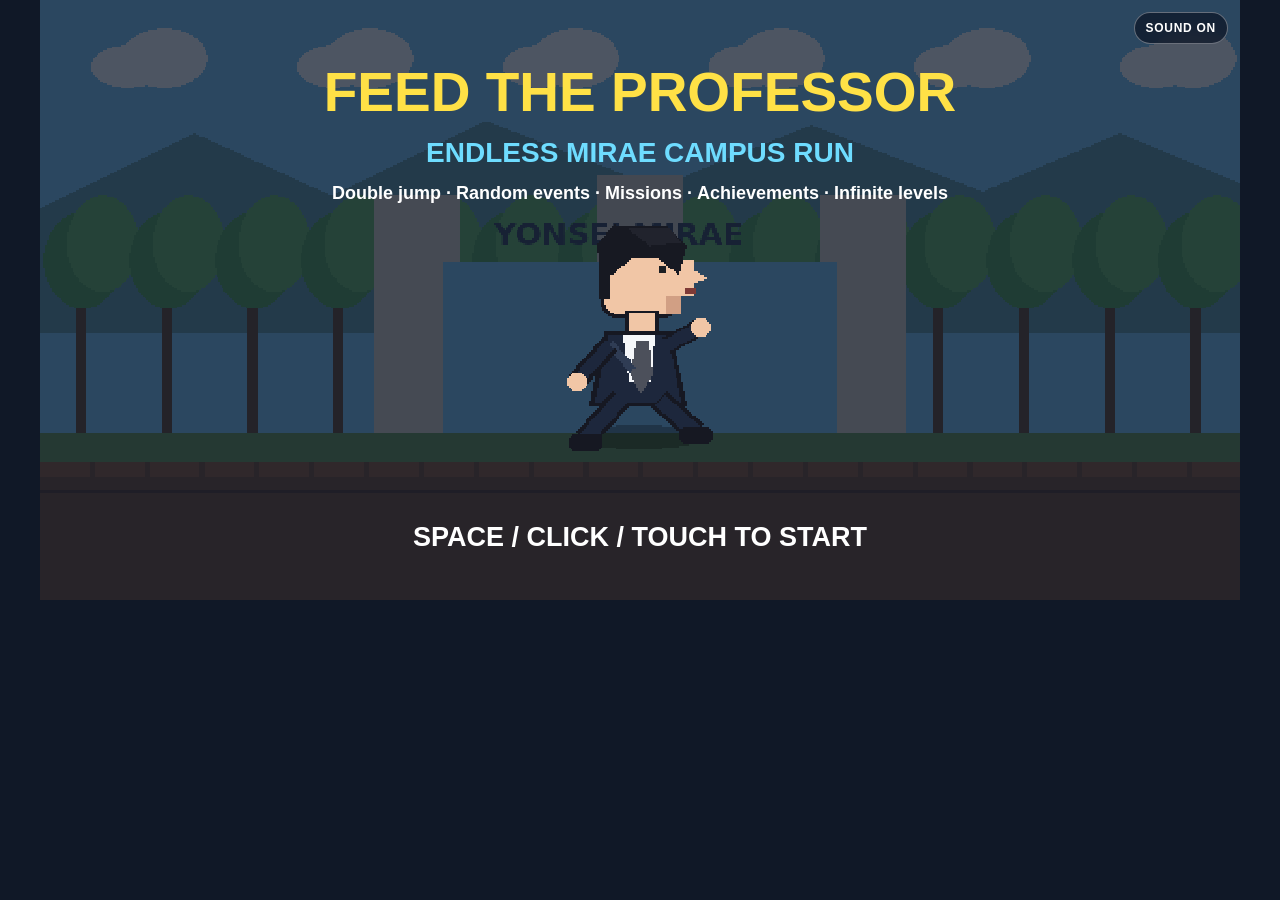
<file: game/01_Feed/fp_index.html>
<!DOCTYPE html>
<html lang="en">
<head>
  <meta charset="UTF-8">
  <meta name="viewport" content="width=device-width, initial-scale=1, viewport-fit=cover">
  <title>Feed the Professor</title>
  <link rel="stylesheet" href="fp_style.css">
</head>
<body>
  <main class="fp-game">
    <div class="fp-canvas-shell" id="fpCanvasShell">
      <canvas id="fpCanvas" width="1200" height="600" aria-label="Feed the Professor game"></canvas>
      <button id="fpSoundButton" class="fp-sound-button" type="button" aria-label="Toggle sound">SOUND ON</button>
    </div>
    <p class="fp-help">SPACE / CLICK / TOUCH · DOUBLE JUMP</p>
  </main>
  <script src="fp_game.js"></script>
</body>
</html>
</file>
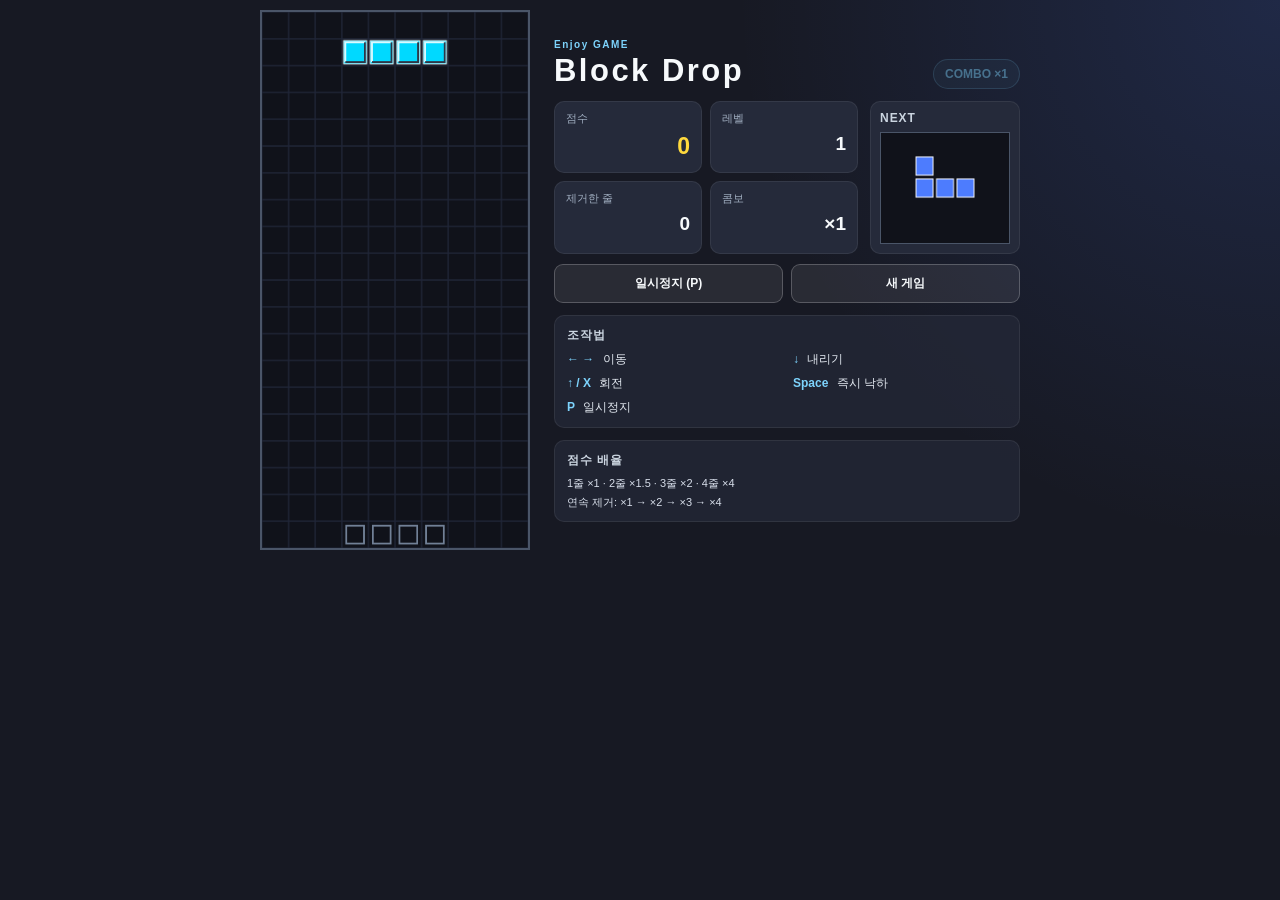
<file: game/02_Block_Drop/tt_index.html>
<!DOCTYPE html>
<html lang="ko">
<head>
  <meta charset="UTF-8">
  <meta name="viewport" content="width=device-width, initial-scale=1.0">
  <title>Block Drop</title>
  <link rel="stylesheet" href="tt_style.css">
</head>
<body>
  <main class="Block_Drop-app" aria-label="블록드랍 게임">
    <section class="game-layout">
      <div class="board-wrap">
        <canvas id="gameCanvas" width="300" height="600" aria-label="블록드랍 게임 보드"></canvas>
        <div class="score-pop" id="scorePop" aria-live="polite"></div>
        <div class="game-overlay" id="gameOverlay" hidden>
          <strong id="overlayTitle">PAUSED</strong>
          <p id="overlayText"></p>
          <button type="button" id="overlayRestartButton" hidden>NEW GAME</button>
        </div>
      </div>

      <aside class="side-panel">
        <header class="game-header">
          <div>
            <p class="eyebrow">Enjoy GAME</p>
            <h1>Block Drop</h1>
          </div>
          <span class="combo-badge" id="comboBadge">COMBO ×1</span>
        </header>

        <div class="info-row">
          <div class="stats-grid">
            <article class="stat-card stat-score">
              <span>점수</span>
              <strong id="score">0</strong>
            </article>
            <article class="stat-card">
              <span>레벨</span>
              <strong id="level">1</strong>
            </article>
            <article class="stat-card">
              <span>제거한 줄</span>
              <strong id="lines">0</strong>
            </article>
            <article class="stat-card">
              <span>콤보</span>
              <strong id="combo">×1</strong>
            </article>
          </div>

          <section class="next-panel">
            <h2>NEXT</h2>
            <canvas id="nextCanvas" width="150" height="120" aria-label="다음 블록"></canvas>
          </section>
        </div>

        <div class="button-row">
          <button type="button" id="pauseButton">일시정지</button>
          <button type="button" id="restartButton">새 게임</button>
        </div>

        <section class="controls">
          <h2>조작법</h2>
          <div class="control-grid">
            <span><b>← →</b> 이동</span>
            <span><b>↓</b> 내리기</span>
            <span><b>↑ / X</b> 회전</span>
            <span><b>Space</b> 즉시 낙하</span>
            <span><b>P</b> 일시정지</span>
          </div>
        </section>

        <section class="score-guide">
          <h2>점수 배율</h2>
          <p>1줄 ×1 · 2줄 ×1.5 · 3줄 ×2 · 4줄 ×4</p>
          <p>연속 제거: ×1 → ×2 → ×3 → ×4</p>
        </section>

        <div class="mobile-controls" aria-label="모바일 조작 버튼">
          <button type="button" data-action="left" aria-label="왼쪽 이동">←</button>
          <button type="button" data-action="rotate" aria-label="오른쪽 회전">↻</button>
          <button type="button" data-action="right" aria-label="오른쪽 이동">→</button>
          <button type="button" data-action="down" aria-label="아래 이동">↓</button>
          <button type="button" data-action="drop" aria-label="바로 내리기">DROP</button>
        </div>
      </aside>
    </section>
  </main>
  <script src="tt_game.js"></script>
</body>
</html>
</file>
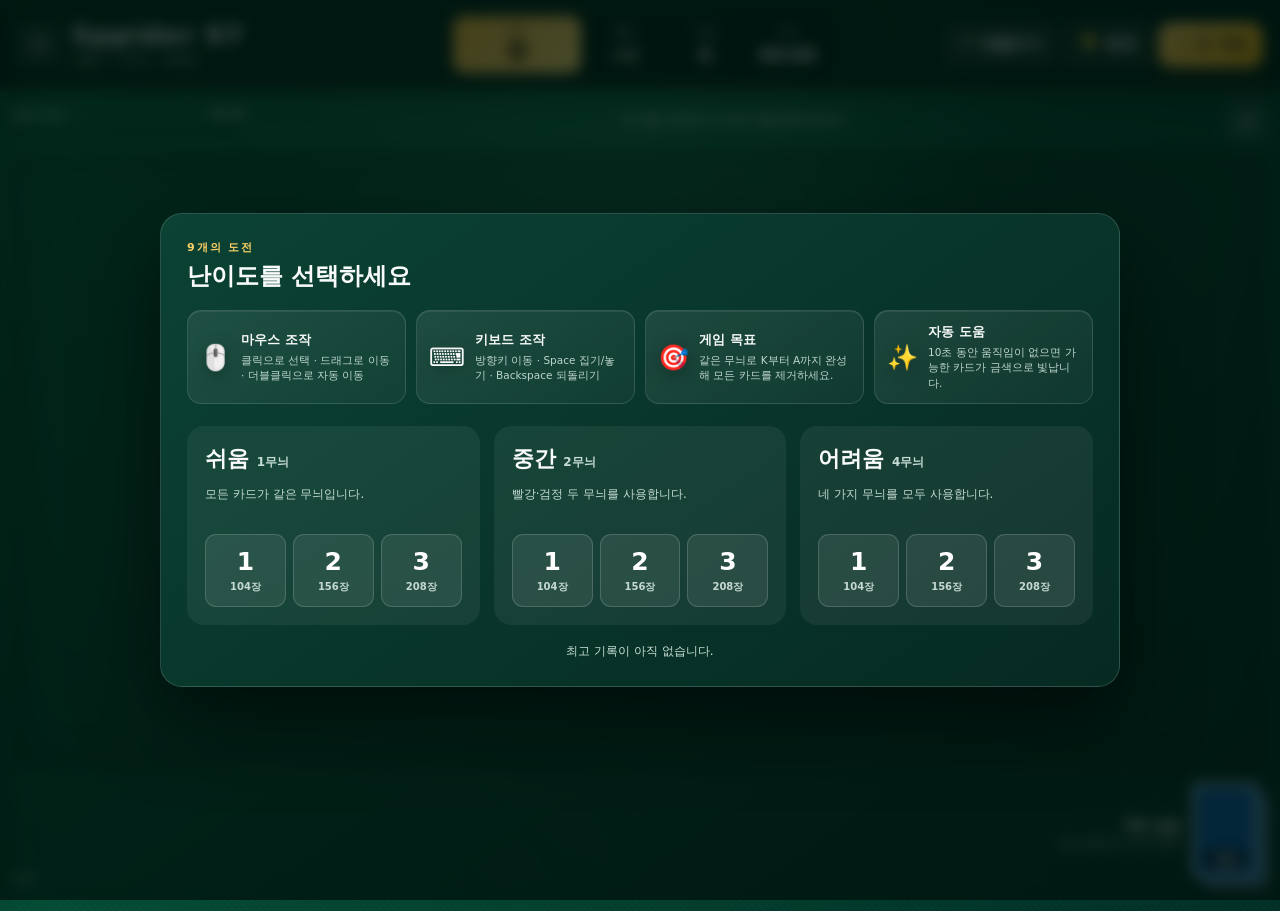
<file: game/03_Sppider/sp_index.html>
<!DOCTYPE html>
<html lang="ko">
<head>
  <meta charset="UTF-8" />
  <meta name="viewport" content="width=device-width, initial-scale=1.0" />
  <meta name="theme-color" content="#075b3c" />
  <title>Sppider 97</title>
  <link rel="stylesheet" href="sp_style.css" />
</head>
<body>
  <div id="app">
    <header class="topbar">
      <div class="brand">
        <button id="menuBtn" class="icon-btn" aria-label="메뉴 열기">☰</button>
        <div>
          <h1>Sppider 97</h1>
          <p id="modeLabel">쉬움 1 · 1무늬 · 104장</p>
        </div>
      </div>

      <section class="score-panel" aria-label="게임 정보">
        <div class="score-main">
          <span>점수</span>
          <strong id="score">0</strong>
        </div>
        <div><span>콤보</span><strong id="combo">×1</strong></div>
        <div><span>이동</span><strong id="moves">0</strong></div>
        <div><span>시간</span><strong id="timer">00:00</strong></div>
      </section>

      <div class="header-actions">
        <button id="undoBtn" class="control-btn" title="뒤로가기 (Backspace)">↶ 되돌리기</button>
        <button id="hintBtn" class="control-btn" title="힌트 (H)">💡 힌트</button>
        <button id="newBtn" class="control-btn primary" title="새 게임 (N)">＋ 새 게임</button>
      </div>
    </header>

    <main class="game-shell">
      <section class="status-strip">
        <div class="progress-wrap">
          <div class="progress-text">
            <span>완성 세트</span>
            <b id="setProgress">0 / 8</b>
          </div>
          <div class="progress-track"><div id="progressBar"></div></div>
        </div>
        <div id="message" class="message">카드를 선택한 뒤 목적지를 클릭하세요.</div>
        <button id="soundBtn" class="round-btn" aria-label="효과음 켜기/끄기">🔊</button>
      </section>

      <section id="tableau" class="tableau" aria-label="스빠이더 97 카드 보드"></section>

      <section class="bottom-area">
        <div class="foundation-area">
          <span class="area-label">완성</span>
          <div id="foundations" class="foundations"></div>
        </div>
        <div class="stock-area">
          <div class="stock-info">
            <b id="stockRounds">5회 남음</b>
            <span>모든 열에 한 장씩 배분</span>
          </div>
          <button id="stockPile" class="stock-pile" aria-label="새 카드 배분">
            <span class="card-back"></span>
            <span class="deal-label">배분</span>
          </button>
        </div>
      </section>
    </main>
  </div>

  <aside id="sideMenu" class="side-menu" aria-hidden="true">
    <div class="side-head">
      <h2>게임 메뉴</h2>
      <button id="closeMenuBtn" class="icon-btn">✕</button>
    </div>
    <button id="menuNewGame">새 게임</button>
    <button id="menuDifficulty">난이도 선택</button>
    <button id="menuUndo">되돌리기</button>
    <button id="menuHint">힌트 보기</button>
    <button id="menuRules">게임 방법</button>
    <div class="shortcut-box">
      <b>키보드</b>
      <span>← → 열 이동</span>
      <span>↑ ↓ 카드 이동</span>
      <span>Space 집기/놓기</span>
      <span>Backspace 되돌리기</span>
      <span>H 힌트 · D 배분 · N 새 게임</span>
    </div>
  </aside>
  <div id="menuShade" class="shade hidden"></div>

  <div id="difficultyModal" class="modal open" role="dialog" aria-modal="true">
    <div class="modal-card difficulty-card">
      <div class="modal-title">
        <div>
          <p class="eyebrow">9개의 도전</p>
          <h2>난이도를 선택하세요</h2>
        </div>
        <button id="closeDifficulty" class="icon-btn hidden">✕</button>
      </div>
      <div class="quick-guide">
        <div class="guide-item"><span class="guide-icon">🖱️</span><div><b>마우스 조작</b><small>클릭으로 선택 · 드래그로 이동 · 더블클릭으로 자동 이동</small></div></div>
        <div class="guide-item"><span class="guide-icon">⌨️</span><div><b>키보드 조작</b><small>방향키 이동 · Space 집기/놓기 · Backspace 되돌리기</small></div></div>
        <div class="guide-item"><span class="guide-icon">🎯</span><div><b>게임 목표</b><small>같은 무늬로 K부터 A까지 완성해 모든 카드를 제거하세요.</small></div></div>
        <div class="guide-item"><span class="guide-icon">✨</span><div><b>자동 도움</b><small>10초 동안 움직임이 없으면 가능한 카드가 금색으로 빛납니다.</small></div></div>
      </div>
      <div class="difficulty-grid">
        <section class="difficulty-group easy">
          <h3>쉬움 <small>1무늬</small></h3>
          <p>모든 카드가 같은 무늬입니다.</p>
          <div class="level-buttons">
            <button data-suits="1" data-level="1"><b>1</b><span>104장</span></button>
            <button data-suits="1" data-level="2"><b>2</b><span>156장</span></button>
            <button data-suits="1" data-level="3"><b>3</b><span>208장</span></button>
          </div>
        </section>
        <section class="difficulty-group medium">
          <h3>중간 <small>2무늬</small></h3>
          <p>빨강·검정 두 무늬를 사용합니다.</p>
          <div class="level-buttons">
            <button data-suits="2" data-level="1"><b>1</b><span>104장</span></button>
            <button data-suits="2" data-level="2"><b>2</b><span>156장</span></button>
            <button data-suits="2" data-level="3"><b>3</b><span>208장</span></button>
          </div>
        </section>
        <section class="difficulty-group hard">
          <h3>어려움 <small>4무늬</small></h3>
          <p>네 가지 무늬를 모두 사용합니다.</p>
          <div class="level-buttons">
            <button data-suits="4" data-level="1"><b>1</b><span>104장</span></button>
            <button data-suits="4" data-level="2"><b>2</b><span>156장</span></button>
            <button data-suits="4" data-level="3"><b>3</b><span>208장</span></button>
          </div>
        </section>
      </div>
      <div class="best-line" id="bestLine">최고 기록이 아직 없습니다.</div>
    </div>
  </div>

  <div id="rulesModal" class="modal" role="dialog" aria-modal="true">
    <div class="modal-card rules-card">
      <div class="modal-title">
        <h2>게임 방법</h2>
        <button class="icon-btn close-rules">✕</button>
      </div>
      <ol>
        <li>카드는 숫자가 1씩 작아지도록 쌓습니다. 무늬가 달라도 놓을 수 있습니다.</li>
        <li>여러 장을 한 번에 옮기려면 선택한 묶음이 같은 무늬의 내림차순이어야 합니다.</li>
        <li>같은 무늬로 K부터 A까지 완성하면 자동으로 제거됩니다.</li>
        <li>빈 열에는 어떤 카드나 올바른 묶음도 놓을 수 있습니다.</li>
        <li>새 카드를 배분할 때는 빈 열이 없어야 합니다.</li>
      </ol>
      <p class="tip">연속으로 좋은 이동을 하면 콤보 배수가 지수적으로 증가합니다.</p>
      <button class="primary large close-rules">확인</button>
    </div>
  </div>

  <div id="confirmModal" class="modal" role="dialog" aria-modal="true">
    <div class="modal-card small-card">
      <h2>새 게임을 시작할까요?</h2>
      <p>현재 진행 내용은 사라집니다.</p>
      <div class="modal-actions">
        <button id="cancelNew">취소</button>
        <button id="confirmNew" class="primary">새 게임</button>
      </div>
    </div>
  </div>

  <div id="winModal" class="modal" role="dialog" aria-modal="true">
    <div class="modal-card win-card">
      <div class="trophy">🏆</div>
      <p class="eyebrow">GAME CLEAR</p>
      <h2>대단합니다!</h2>
      <div class="final-score">
        <span>최종 점수</span>
        <strong id="finalScore">0</strong>
      </div>
      <div class="result-grid">
        <div><span>시간</span><b id="finalTime">00:00</b></div>
        <div><span>이동</span><b id="finalMoves">0</b></div>
        <div><span>최대 콤보</span><b id="finalCombo">×1</b></div>
      </div>
      <div id="recordBadge" class="record-badge hidden">NEW BEST!</div>
      <div class="modal-actions">
        <button id="changeMode">난이도 선택</button>
        <button id="playAgain" class="primary">다시 하기</button>
      </div>
    </div>
  </div>

  <div id="comboBurst" class="combo-burst"></div>
  <script src="sp_game.js"></script>
</body>
</html>
</file>
<file: styles2.css>
:root {
  --navy: #0d2845;
  --navy-2: #143a5e;
  --ink: #183044;
  --sky: #2b9deb;
  --blue: #176fb8;
  --green: #64a84c;
  --lime: #b8db66;
  --cream: #f3f0df;
  --paper: #fffdf5;
  --white: #ffffff;
  --line: rgba(13, 40, 69, 0.16);
  --shadow: 0 22px 70px rgba(13, 40, 69, 0.14);
  --radius: 18px;
  --max: 1180px;
}

* { box-sizing: border-box; }
html { scroll-behavior: smooth; }
body {
  margin: 0;
  color: var(--ink);
  background: var(--paper);
  font-family: Inter, ui-sans-serif, system-ui, -apple-system, BlinkMacSystemFont, "Segoe UI", sans-serif;
  line-height: 1.65;
}
a { color: inherit; text-decoration: none; }
img { display: block; max-width: 100%; }
button { font: inherit; }
.container { width: min(calc(100% - 40px), var(--max)); margin-inline: auto; }
.section { padding: 112px 0; }
.sr-only { position: absolute; width: 1px; height: 1px; padding: 0; overflow: hidden; clip: rect(0,0,0,0); white-space: nowrap; border: 0; }
.skip-link { position: fixed; z-index: 1000; left: 16px; top: -80px; background: white; padding: 10px 14px; border-radius: 8px; }
.skip-link:focus { top: 16px; }


/* ==============================
   Spline 3D Intro
================================ */

.spline-intro {
  position: relative;
  width: 100%;
  height: 100vh;
  min-height: 650px;
  overflow: hidden;
  background: #081d32;
}

.spline-frame {
  position: absolute;
  inset: 0;
  width: 100%;
  height: 100%;
  border: 0;
}

.spline-overlay {
  position: absolute;
  inset: 0;
  z-index: 2;

  /* iframe 조작을 방해하지 않도록 설정 */
  pointer-events: none;
}

.spline-title {
  position: absolute;
  top: 42px;
  left: 48px;
  color: white;
  pointer-events: none;
}

.spline-title span {
  display: block;
  font-size: 22px;
  font-weight: 900;
  letter-spacing: 0.15em;
}

.spline-title p {
  margin: 5px 0 0;
  font-size: 13px;
  opacity: 0.72;
  letter-spacing: 0.04em;
}

.spline-enter-button {
  position: absolute;
  left: 50%;
  bottom: 42px;
  transform: translateX(-50%);

  display: flex;
  align-items: center;
  gap: 12px;

  padding: 13px 22px;
  border: 1px solid rgba(255, 255, 255, 0.75);
  border-radius: 999px;

  color: white;
  background: rgba(8, 29, 50, 0.35);
  backdrop-filter: blur(10px);

  font-size: 13px;
  font-weight: 850;
  letter-spacing: 0.16em;

  pointer-events: auto;
  transition:
    background 0.25s ease,
    transform 0.25s ease;
}

.spline-enter-button:hover {
  background: var(--lime);
  color: var(--navy);
  transform: translateX(-50%) translateY(-4px);
}

.spline-enter-button span {
  font-size: 17px;
  animation: spline-arrow 1.5s infinite;
}

@keyframes spline-arrow {
  50% {
    transform: translateY(5px);
  }
}

.site-header {
  position: fixed;
  top: 0;
  left: 0;
  right: 0;
  z-index: 1000;

  /* 처음에는 화면 위쪽으로 숨김 */
  transform: translateY(-100%);

  background: rgba(13, 40, 69, 0.9);
  backdrop-filter: blur(12px);
  box-shadow: 0 8px 30px rgba(0, 0, 0, 0.12);

  transition: transform 0.35s ease;
}

/* 메인 영역에 도달하면 표시 */
.site-header.visible {
  transform: translateY(0);
}
.site-header.scrolled {
  background: rgba(13, 40, 69, .88);
  box-shadow: 0 8px 30px rgba(0,0,0,.12);
  backdrop-filter: blur(12px);
}
.nav { height: 76px; display: flex; align-items: center; justify-content: space-between; }
.brand { display: inline-flex; align-items: center; gap: 8px; color: white; font-weight: 900; letter-spacing: .06em; }
.brand-mark { display: grid; place-items: center; width: 45px; height: 35px; background: var(--lime); color: var(--navy); box-shadow: 4px 4px 0 var(--navy); font-size: 14px; }
.brand-text { font-size: 15px; }
.nav-links { display: flex; align-items: center; gap: 28px; color: white; font-size: 14px; font-weight: 700; }
.nav-links a { opacity: .88; transition: opacity .2s, transform .2s; }
.nav-links a:hover { opacity: 1; transform: translateY(-2px); }
.nav-contact { border: 1px solid rgba(255,255,255,.6); padding: 9px 15px; border-radius: 99px; }
.menu-button { display: none; background: transparent; border: 0; padding: 8px; }
.menu-button span:not(.sr-only) { width: 24px; height: 2px; margin: 5px 0; display: block; background: white; }

.hero { position: relative; min-height: 760px; height: 100vh; display: flex; padding-top: 85px; overflow: hidden; background: #269ce8; }
.hero-bg { position: absolute; inset: 0; width: 100%; height: 100%; object-fit: cover; object-position: center center; image-rendering: pixelated; }
.hero-shade { position: absolute; inset: 0; background: linear-gradient(90deg, rgba(7,31,55,.83) 0%, rgba(7,31,55,.51) 36%, rgba(7,31,55,.03) 73%), linear-gradient(0deg, rgba(7,31,55,.22), transparent 45%); }
.hero-content {
    position: relative;
    z-index: 2;
    color: white;

}.eyebrow, .section-label { margin: 0 0 18px; text-transform: uppercase; letter-spacing: .16em; font-size: 12px; font-weight: 900; }
.eyebrow { color: #e6f8b5; }
.eyebrow span{ color: #e6f8b5;  margin: 28px 0 0; font-size: clamp(17px, 1.6vw, 21px); }
.hero h1 { margin: 0; max-width: 850px; font-size: clamp(52px, 6.7vw, 104px); line-height: .96; letter-spacing: -.055em; text-shadow: 0 5px 0 rgba(0,0,0,.14); }
.hero h1 span { color: var(--lime); }
.hero-copy { max-width: 620px; margin: 28px 0 0; font-size: clamp(17px, 1.6vw, 21px); color: rgba(255,255,255,.88); }
.hero-actions { display: flex; gap: 14px; margin-top: 34px; flex-wrap: wrap; }
.button { display: inline-flex; justify-content: center; align-items: center; min-height: 52px; padding: 0 23px; border-radius: 8px; font-weight: 850; transition: transform .2s, box-shadow .2s; }
.button:hover { transform: translateY(-3px); }
.button-primary { background: var(--lime); color: var(--navy); box-shadow: 5px 5px 0 var(--navy); }
.button-ghost { border: 1px solid rgba(255,255,255,.7); color: white; background: rgba(255,255,255,.08); backdrop-filter: blur(8px); }
.scroll-cue { position: absolute; z-index: 2; bottom: 28px; left: 50%; transform: translateX(-50%); color: white; border: 1px solid rgba(255,255,255,.55); width: 42px; height: 42px; border-radius: 50%; display: grid; place-items: center; animation: bob 1.8s infinite; }
@keyframes bob { 50% { transform: translate(-50%, 8px); } }

.intro { background: var(--cream); }
.split-grid { display: grid; grid-template-columns: .9fr 1.1fr; gap: 80px; }
.section-label { color: var(--blue); }
h2 { margin: 0; font-size: clamp(42px, 5vw, 72px); line-height: 1.02; letter-spacing: -.05em; color: var(--navy); }
.lead { margin-top: 0; font-size: 25px; line-height: 1.45; color: var(--navy); font-weight: 650; }
.intro-copy > p:not(.lead) { font-size: 17px; }
.stats { margin-top: 42px; padding-top: 32px; border-top: 1px solid var(--line); display: grid; grid-template-columns: repeat(3, 1fr); gap: 20px; }
.stats strong { display: block; font-size: 25px; color: var(--navy); }
.stats span { display: block; font-size: 12px; margin-top: 4px; color: #617181; }

.section-heading { display: flex; align-items: end; justify-content: space-between; gap: 40px; margin-bottom: 52px; }
.section-heading > p { max-width: 390px; margin: 0; color: #627486; }
.research { background: var(--paper); }
.research-grid { display: grid; grid-template-columns: repeat(2, 1fr); gap: 18px; }
.research-card { position: relative; min-height: 335px; padding: 34px; border: 1px solid var(--line); border-radius: var(--radius); background: white; overflow: hidden; transition: transform .25s, box-shadow .25s; }
.research-card:hover { transform: translateY(-7px); box-shadow: var(--shadow); }
.research-card.featured { background: var(--navy); color: white; }
.research-card.featured h3 { color: white; }
.card-number { position: absolute; top: 25px; right: 27px; color: #8392a0; font: 800 12px/1 ui-monospace, monospace; }
.pixel-icon { width: 56px; height: 56px; display: grid; place-items: center; margin-bottom: 45px; background: var(--lime); color: var(--navy); font-size: 29px; box-shadow: 5px 5px 0 rgba(13,40,69,.18); }
.research-card.featured .pixel-icon { box-shadow: 5px 5px 0 rgba(255,255,255,.18); }
.research-card h3 { margin: 0 0 10px; font-size: 26px; line-height: 1.2; color: var(--navy); }
.research-card p { margin: 0; color: #66798a; }
.research-card.featured p { color: rgba(255,255,255,.72); }
.tags { display: flex; flex-wrap: wrap; gap: 7px; margin-top: 24px; }
.tags span { border: 1px solid var(--line); border-radius: 99px; padding: 6px 10px; font-size: 11px; font-weight: 800; }
.featured .tags span { border-color: rgba(255,255,255,.25); }

/* ==============================
   01 · About
================================ */

.intro {
  background: var(--cream);
}

.split-grid {
  display: grid;
  grid-template-columns: minmax(0, 1fr) minmax(0, 0.9fr);
  gap: 64px;
  align-items: center;
}


/* About Image */

.intro-visual {
  position: relative;
  overflow: hidden;

  width: 100%;

  border: 1px solid rgba(13, 40, 69, 0.14);
  border-radius: var(--radius);

  background: white;

  box-shadow:
    0 22px 65px rgba(13, 40, 69, 0.14),
    0 4px 0 rgba(13, 40, 69, 0.06);
}

.intro-visual img {
  display: block;

  width: 100%;
  height: auto;

  object-fit: cover;

  filter:
    brightness(1.04)
    contrast(0.97)
    saturate(1.06);

  transition:
    transform 0.45s ease,
    filter 0.45s ease;
}

.intro-visual:hover img {
  transform: scale(1.015);

  filter:
    brightness(1.07)
    contrast(0.99)
    saturate(1.1);
}


/* About Text */

.section-label {
  color: var(--blue);
}

h2 {
  margin: 0;

  color: var(--navy);

  font-size: clamp(42px, 5vw, 72px);
  line-height: 1.02;
  letter-spacing: -0.05em;
}

.lead {
  margin-top: 0;

  color: var(--navy);

  font-size: 25px;
  font-weight: 650;
  line-height: 1.45;
}

.intro-copy > p:not(.lead) {
  font-size: 17px;
}


/* About Statistics */

.stats {
  display: grid;
  grid-template-columns: repeat(3, minmax(0, 1fr));
  gap: 20px;

  margin-top: 42px;
  padding-top: 32px;

  border-top: 1px solid var(--line);
}

.stats strong {
  display: block;

  color: var(--navy);

  font-size: 25px;
}

.stats span {
  display: block;

  margin-top: 4px;

  color: #617181;

  font-size: 12px;
}


/* ==============================
   About Responsive
================================ */

@media (max-width: 900px) {
  .split-grid {
    grid-template-columns: 1fr;
    gap: 42px;
  }

  .intro-visual {
    width: min(100%, 760px);
    margin-inline: auto;
  }
}

@media (max-width: 600px) {
  .split-grid {
    gap: 32px;
  }

  .intro-visual {
    border-radius: 12px;
  }

  .lead {
    font-size: 21px;
  }

  .intro-copy > p:not(.lead) {
    font-size: 15px;
  }

  .stats {
    grid-template-columns: 1fr;
    gap: 18px;

    margin-top: 30px;
    padding-top: 25px;
  }

  .stats strong {
    font-size: 21px;
  }
}
/* ==============================
   02 · Research
================================ */

.research-explorer {
  display: grid;
  gap: 14px;
}


/* ==============================
   Research Topic Card
================================ */

.research-topic {
  overflow: hidden;
  border: 1px solid var(--line);
  border-radius: var(--radius);
  background: white;

  transition:
    transform 0.25s ease,
    box-shadow 0.25s ease,
    border-color 0.25s ease;
}

.research-topic:hover {
  transform: translateY(-3px);
  box-shadow: 0 16px 45px rgba(13, 40, 69, 0.1);
}

.research-topic[open] {
  border-color: rgba(23, 111, 184, 0.34);
  box-shadow: var(--shadow);
}


/* ==============================
   Research Summary
================================ */

.research-topic summary {
  position: relative;

  display: grid;
  grid-template-columns: 150px minmax(0, 1fr) 46px;
  gap: 26px;
  align-items: center;

  min-height: 175px;
  padding: 22px 25px;

  cursor: pointer;
  list-style: none;
}

.research-topic summary::-webkit-details-marker {
  display: none;
}

.research-topic summary::marker {
  content: "";
}


/* ==============================
   Research Thumbnail
================================ */

.research-thumb {
  position: relative;

  display: grid;
  place-items: center;

  width: 100%;
  aspect-ratio: 4 / 3;

  overflow: hidden;
  border: 1px solid rgba(13, 40, 69, 0.12);
  border-radius: 12px;

  background:
    linear-gradient(
      135deg,
      rgba(43, 157, 235, 0.18),
      rgba(184, 219, 102, 0.35)
    );
}

.research-thumb img {
  position: absolute;
  inset: 0;

  width: 100%;
  height: 100%;

  object-fit: cover;

  filter:
    brightness(1.0)
    contrast(0.96)
    saturate(1.0);
}

.research-thumb span {
  color: rgba(13, 40, 69, 0.48);

  font:
    900 11px/1
    ui-monospace,
    SFMono-Regular,
    Menlo,
    monospace;

  letter-spacing: 0.13em;
}


/* ==============================
   Research Text
================================ */

.research-summary {
  min-width: 0;
}

.research-index {
  display: block;

  margin-bottom: 8px;

  color: var(--blue);

  font:
    900 10px/1.4
    ui-monospace,
    SFMono-Regular,
    Menlo,
    monospace;

  letter-spacing: 0.14em;
}

.research-summary h3 {
  margin: 0 0 9px;

  color: var(--navy);

  font-size: clamp(24px, 2.5vw, 33px);
  line-height: 1.2;
}

.research-summary p {
  max-width: 720px;
  margin: 0;

  color: #66798a;

  font-size: 15px;
}


/* ==============================
   Open / Close Button
================================ */

.research-toggle {
  display: grid;
  place-items: center;

  width: 42px;
  height: 42px;

  border-radius: 50%;

  color: var(--navy);
  background: var(--lime);

  font-size: 12px;
  font-weight: 1000;

  transition: transform 0.25s ease;
}

.research-topic[open] .research-toggle {
  transform: rotate(405deg);
}


/* ==============================
   Research Detail Tree
================================ */

.research-detail {
  padding: 0 25px 28px 201px;
}

.research-tree {
  padding: 25px;

  border-top: 1px solid var(--line);
  border-radius: 0 0 12px 12px;

  background: #f7f9f3;
}

.tree-root {
  position: relative;

  display: inline-flex;
  align-items: center;

  min-height: 38px;
  padding: 0 14px;

  border-radius: 7px;

  color: white;
  background: var(--navy);

  font-size: 13px;
  font-weight: 850;
}

.research-tree ul {
  position: relative;

  display: grid;
  grid-template-columns: repeat(2, minmax(0, 1fr));
  gap: 12px 28px;

  margin: 20px 0 0;
  padding: 0 0 0 28px;

  list-style: none;
}

/* 세로 연결선 */
.research-tree ul::before {
  content: "";

  position: absolute;
  top: -20px;
  bottom: 23px;
  left: 8px;

  width: 1px;

  background: rgba(13, 40, 69, 0.22);
}

.research-tree li {
  position: relative;

  min-width: 0;
  padding: 15px 17px;

  border: 1px solid var(--line);
  border-radius: 10px;

  background: white;
}

/* 가로 연결선 */
.research-tree li::before {
  content: "";

  position: absolute;
  top: 25px;
  right: 100%;

  width: 20px;
  height: 1px;

  background: rgba(13, 40, 69, 0.22);
}

.research-tree li strong {
  display: block;

  color: var(--navy);

  font-size: 15px;
}

.research-tree li span {
  display: block;

  margin-top: 5px;

  color: #6c7f8e;

  font-size: 12px;
  line-height: 1.55;
}


/* ==============================
   Research Overview Image
================================ */

.research-overview {
  position: relative;

  margin: 0 0 48px;

  overflow: hidden;
  border-radius: var(--radius);
}

.research-overview a {
  display: block;

  overflow: hidden;

  border: 1px solid var(--line);
  border-radius: var(--radius);

  background: white;
  box-shadow: 0 18px 55px rgba(13, 40, 69, 0.11);

  cursor: zoom-in;

  transition:
    transform 0.25s ease,
    box-shadow 0.25s ease;
}

.research-overview a:hover {
  transform: translateY(-5px);
  box-shadow: var(--shadow);
}

.research-overview img {
  display: block;

  width: 100%;
  height: auto;

  filter:
    brightness(1.0)
    contrast(0.96)
    saturate(1.0);

  transition: filter 0.35s ease;
}

/* 살짝 뽀샤시한 밝은 레이어 */
.research-overview::after {
  content: "";

  position: absolute;
  inset: 0;

  border-radius: inherit;

  background:
    radial-gradient(
      circle at 20% 12%,
      rgba(255, 255, 255, 0.2),
      transparent 42%
    ),
    linear-gradient(
      rgba(255, 255, 255, 0.05),
      rgba(255, 255, 255, 0.02)
    );

  pointer-events: none;
}

.research-overview:hover img {
  filter:
  brightness(1.05)
  contrast(0.96)
  saturate(1.0);
}

.research-overview figcaption {
  position: relative;
  z-index: 2;

  margin-top: 12px;

  color: #70808e;

  font-size: 12px;
  line-height: 1.5;
  text-align: right;
}


/* ==============================
   Tablet
================================ */

@media (max-width: 900px) {
  .research-topic summary {
    grid-template-columns: 125px minmax(0, 1fr) 42px;
    gap: 20px;
  }

  .research-detail {
    padding-left: 170px;
  }

  .research-tree ul {
    grid-template-columns: 1fr;
  }
}


/* ==============================
   Mobile
================================ */

@media (max-width: 768px) {
  .research-overview {
    margin-bottom: 36px;
    border-radius: 12px;
  }

  .research-overview a {
    display: block;
    width: 100%;
    overflow: hidden;
    border-radius: 12px;
  }

  .research-overview img {
    display: block;
    width: 100%;
    max-width: 100%;
    min-width: 0;
    height: auto;
  }

  .research-overview figcaption {
    font-size: 11px;
    text-align: left;
  }
}

@media (max-width: 600px) {
  .research-topic summary {
    grid-template-columns: 92px minmax(0, 1fr);
    gap: 15px;

    min-height: auto;
    padding: 18px;
  }

  .research-thumb {
    align-self: start;
  }

  .research-summary {
    padding-right: 25px;
  }

  .research-summary h3 {
    font-size: 21px;
  }

  .research-summary p {
    font-size: 13px;
  }

  .research-index {
    padding-right: 22px;

    font-size: 8px;
  }

  .research-toggle {
    position: absolute;
    top: 16px;
    right: 16px;

    width: 32px;
    height: 32px;

    font-size: 10px;
  }

  .research-detail {
    padding: 0 18px 18px;
  }

  .research-tree {
    padding: 20px 16px;
  }

  .research-tree ul {
    padding-left: 24px;
  }
}

/* 03 */
.professor { background: #d7e9f5; }
.professor-grid { display: grid; grid-template-columns: .85fr 1.15fr; gap: 84px; align-items: center; }
.portrait-placeholder { aspect-ratio: 4 / 5; border-radius: 16px; background: linear-gradient(145deg, #83b7d6, #aecfe2); display: grid; place-content: center; text-align: center; color: var(--navy); border: 8px solid white; box-shadow: var(--shadow); }
.portrait-placeholder span { font-size: 54px; font-weight: 950; letter-spacing: -.06em; opacity: .55; }
.portrait-placeholder small { margin-top: 10px; }
.professor-role { font-weight: 750; color: var(--blue); font-size: 18px; }
.profile-links { display: flex; gap: 18px; flex-wrap: wrap; margin-top: 28px; font-weight: 850; color: var(--navy); }
.edit-note { margin-top: 28px; padding: 12px 14px; border-left: 4px solid var(--green); background: rgba(255,255,255,.55); font-size: 13px; }
code { font-family: ui-monospace, SFMono-Regular, Menlo, monospace; }

.portrait-placeholder {
  width: 100%;
  max-width: 380px;      /* 원하는 크기 */
  aspect-ratio: 3 / 4;   /* 사진 비율 */
  overflow: hidden;
  border-radius: 12px;   /* 둥근 모서리 (선택) */
}

.portrait-placeholder img {
  width: 100%;
  height: 100%;
  object-fit: cover;     /* 사진이 꽉 차게 */
  display: block;
}

.publications { background: var(--paper); }
.text-link { color: var(--blue); font-weight: 850; }
.publication-list { border-top: 2px solid var(--navy); }
.publication-list article { display: grid; grid-template-columns: 110px 1fr; gap: 25px; padding: 32px 0; border-bottom: 1px solid var(--line); }
.publication-list time { font: 900 14px/1 ui-monospace, monospace; color: var(--blue); padding-top: 8px; }
.publication-list h3 { margin: 0; font-size: 22px; color: var(--navy); line-height: 1.35; }
.publication-list p { margin: 9px 0 0; color: #6a7d8e; }
.paper-links { display: flex; gap: 12px; margin-top: 14px; }
.paper-links a { font-size: 12px; font-weight: 850; border-bottom: 1px solid currentColor; }




/* 05 */
.people { background: var(--navy); color: white; }
.people .section-label { color: var(--lime); }
.people h2 { color: white; }
.people .section-heading > p { color: rgba(255,255,255,.62); }
.people-grid { display: grid; grid-template-columns: repeat(3, 1fr); gap: 18px; }
.person-card { background: rgba(255,255,255,.08); padding: 28px; border: 1px solid rgba(255,255,255,.13); border-radius: var(--radius); }
.avatar { aspect-ratio: 1; display: grid; place-items: center; background: rgba(255,255,255,.1); border-radius: 10px; font-size: 34px; font-weight: 950; color: var(--lime); }
.avatar-one { background: linear-gradient(135deg, var(--sky), var(--green)); color: white; }
.person-card h3 { margin: 22px 0 4px; font-size: 21px; }
.person-card p { margin: 0; color: var(--lime); font-weight: 800; }
.person-card small { display: block; margin-top: 10px; color: rgba(255,255,255,.55); }
.open-position { border-style: dashed; }

.avatar img{
  width:100%;
  height:100%;
  object-fit:cover;
  border-radius:50%;
  display:block;
}


/* 사각형 전체 */
.avatar-two {

  overflow: hidden;
  border-radius: 20px;   /* 살짝 둥근 사각형 */
}

.avatar-two img {
  width: 100%;
  height: 100%;
  object-fit: cover;
}



.news { background: var(--cream); }
.news-list { border-top: 2px solid var(--navy); }
.news-list article { display: grid; grid-template-columns: 130px 1fr; gap: 30px; padding: 26px 0; border-bottom: 1px solid var(--line); }
.news-list time { color: var(--blue); font: 850 13px/1.6 ui-monospace, monospace; }
.news-list p { margin: 0; }


/* 07 */

.resources { background: var(--paper); }
.resource-grid { display: grid; grid-template-columns: repeat(2, 1fr); gap: 14px; }
.resource-grid a { display: grid; grid-template-columns: 42px 1fr auto; grid-template-rows: auto auto; column-gap: 16px; padding: 25px; border: 1px solid var(--line); border-radius: 12px; transition: background .2s, transform .2s; }
.resource-grid a:hover { background: #edf6df; transform: translateY(-4px); }
.resource-grid span { grid-row: 1 / 3; font: 900 12px/1 ui-monospace, monospace; color: var(--green); padding-top: 7px; }
.resource-grid strong { font-size: 19px; color: var(--navy); }
.resource-grid small { color: #70808e; }
.resource-grid b { grid-column: 3; grid-row: 1 / 3; align-self: center; }

.resource {
  background: var(--paper);
}

.resources-grid{
  display:grid;
  grid-template-columns:repeat(4,1fr);
  gap:14px;
}

@media (max-width:1200px){
  .resource-grid{
      grid-template-columns:repeat(2,1fr);
  }
}

@media (max-width:768px){
  .resource-grid{
      grid-template-columns:1fr;
  }
}
.resource-card {
  display: grid;
  grid-template-columns: 42px 1fr;
  grid-template-rows: auto auto;
  column-gap: 16px;
  padding: 25px;
  border: 1px solid var(--line);
  border-radius: 12px;
  transition: background .2s, transform .2s;
}

.resource-card:hover {
  background: #edf6df;
  transform: translateY(-4px);
}

.resource-card span {
  grid-row: 1 / 3;
  font: 900 12px/1 ui-monospace, monospace;
  color: var(--green);
  padding-top: 7px;
}

.resource-card strong {
  font-size: 19px;
  color: var(--navy);
}

.resource-card small {
  color: #70808e;
}

.contact { background: #2c91cf; color: white; }
.contact .section-label { color: #e6f8b5; }
.contact h2 { color: white; }
.contact-grid { display: grid; grid-template-columns: 1.1fr .9fr; gap: 78px; align-items: start; }
.contact-grid > div:first-child > p:not(.section-label) { max-width: 630px; font-size: 18px; color: rgba(255,255,255,.82); }
.contact .button { margin-top: 20px; }
.contact-card { border: 1px solid rgba(255,255,255,.28); border-radius: var(--radius); padding: 28px; background: rgba(255,255,255,.09); backdrop-filter: blur(10px); }
.contact-card > div { display: grid; grid-template-columns: 90px 1fr; gap: 14px; padding: 18px 0; border-bottom: 1px solid rgba(255,255,255,.17); }
.contact-card > div:last-child { border-bottom: 0; }
.contact-card span { font: 900 11px/1.5 ui-monospace, monospace; color: #e6f8b5; }
.contact-card p { margin: 0; }

footer { background: #081d32; color: rgba(255,255,255,.7); padding: 30px 0; }
.footer-grid { display: flex; align-items: center; justify-content: space-between; gap: 30px; font-size: 13px; }
.footer-brand { color: white; }

.reveal { opacity: 0; transform: translateY(24px); transition: opacity .7s ease, transform .7s ease; }
.reveal.visible { opacity: 1; transform: none; }

@media (max-width: 900px) {
  .section { padding: 82px 0; }
  .menu-button { display: block; z-index: 2; }
  .nav-links { position: fixed; inset: 0 0 auto 0; background: var(--navy); min-height: 100vh; padding: 105px 30px 40px; flex-direction: column; align-items: flex-start; font-size: 21px; transform: translateY(-105%); transition: transform .3s ease; }
  .nav-links.open { transform: translateY(0); }
  .hero { min-height: 720px; }
  .hero-shade { background: linear-gradient(90deg, rgba(7,31,55,.82), rgba(7,31,55,.35)), linear-gradient(0deg, rgba(7,31,55,.25), transparent); }
  .hero-bg { object-position: 64% center; }
  .hero h1 { font-size: clamp(49px, 12vw, 80px); }
  .split-grid, .professor-grid, .contact-grid { grid-template-columns: 1fr; gap: 45px; }
  .research-grid { grid-template-columns: 1fr; }
  .people-grid { grid-template-columns: repeat(2, 1fr); }
  .section-heading { align-items: flex-start; flex-direction: column; }
  .resources-grid {
    grid-template-columns: 1fr;
  }

  .resource-card {
    display: grid;
    grid-template-columns: 38px minmax(0, 1fr);
    grid-template-rows: auto auto;
    column-gap: 14px;
    row-gap: 5px;
    align-items: start;
  }

  /* 번호는 왼쪽에서 두 줄 높이를 모두 차지 */
  .resource-card > span {
    grid-column: 1;
    grid-row: 1 / 3;
    padding-top: 2px;
  }

  /* 과목명 */
  .resource-card > strong {
    grid-column: 2;
    grid-row: 1;
    min-width: 0;

    word-break: keep-all;
    overflow-wrap: break-word;
    white-space: normal;
    line-height: 1.35;
  }

  /* 과목 설명 */
  .resource-card > small {
    grid-column: 2;
    grid-row: 2;
    min-width: 0;

    word-break: normal;
    overflow-wrap: break-word;
    white-space: normal;
    line-height: 1.5;
  }

}

@media (max-width: 600px) {
  .spline-title {
    top: 25px;
    left: 22px;
  }
  
  .spline-title span {
    font-size: 17px;
  }
  
  .spline-title p {
    max-width: 230px;
    font-size: 11px;
  }
  
  .spline-enter-button {
    bottom: 28px;
  }
  .container { width: min(calc(100% - 28px), var(--max)); }
  .hero-content { padding-top: 35px; }
  .hero-copy { font-size: 16px; }
  .button { width: 100%; }
  .stats { grid-template-columns: 1fr; }
  .people-grid, .resources-grid { grid-template-columns: 1fr; }
  .publication-list article, .news-list article { grid-template-columns: 1fr; gap: 8px; }
  .footer-grid { flex-direction: column; text-align: center; }
  .portrait-placeholder { max-width: 430px; }
  .resource-card {
    grid-template-columns: 32px minmax(0, 1fr);
    column-gap: 12px;
    padding: 22px 18px;
  }

  .resource-card > strong {
    font-size: 17px;
  }

  .resource-card > small {
    font-size: 13px;
  }
}

@media (prefers-reduced-motion: reduce) {
  html { scroll-behavior: auto; }
  *, *::before, *::after { animation-duration: .01ms !important; transition-duration: .01ms !important; }
}

/* ==============================
   Scroll Progress Bar
================================ */

.scroll-progress {
  position: fixed;
  top: 0;
  left: 0;

  width: 100%;
  height: 5px;

  z-index: 2000;
  background: rgba(255, 255, 255, 0.15);
}

.scroll-progress-bar {
  width: 0%;
  height: 100%;

  background: var(--lime);
  transition: width 0.05s linear;
}
/* ==============================
   Responsive Additions
   기존 디자인 유지 / Web · Tablet · Mobile
================================ */

/* 기본적인 가로 넘침 방지 */
html,
body {
  max-width: 100%;
  overflow-x: hidden;
}

iframe,
video,
canvas,
svg {
  max-width: 100%;
}

/* ------------------------------
   Tablet / Small Desktop
------------------------------ */
@media (max-width: 1200px) {
  .container {
    width: min(calc(100% - 48px), var(--max));
  }

  .section {
    padding: 96px 0;
  }

  .split-grid,
  .professor-grid,
  .contact-grid {
    gap: 56px;
  }

  .resources-grid {
    grid-template-columns: repeat(2, minmax(0, 1fr));
  }

  .research-grid,
  .people-grid,
  .resource-grid {
    min-width: 0;
  }
}

/* ------------------------------
   Tablet
------------------------------ */
@media (max-width: 900px) {
  .nav {
    height: 70px;
  }

  .brand-text {
    font-size: 14px;
  }

  .hero {
    height: auto;
    min-height: 720px;
    padding-top: 90px;
  }

  .hero-content {
    width: 100%;
    padding-bottom: 90px;
  }

  .section-heading {
    margin-bottom: 40px;
  }

  .split-grid,
  .professor-grid,
  .contact-grid {
    grid-template-columns: 1fr;
    gap: 44px;
  }

  .research-grid,
  .resources-grid {
    grid-template-columns: repeat(2, minmax(0, 1fr));
  }

  .people-grid {
    grid-template-columns: repeat(2, minmax(0, 1fr));
  }

  .portrait-placeholder {
    margin-inline: auto;
  }

  .publication-list article,
  .news-list article {
    grid-template-columns: 90px minmax(0, 1fr);
    gap: 20px;
  }

  .contact-card {
    width: 100%;
  }
}

/* ------------------------------
   Mobile
------------------------------ */
@media (max-width: 768px) {
  .container {
    width: min(calc(100% - 32px), var(--max));
  }

  .section {
    padding: 72px 0;
  }

  .spline-intro {
    min-height: 560px;
  }

  .hero {
    min-height: 680px;
  }

  .hero h1 {
    font-size: clamp(44px, 13vw, 68px);
  }

  h2 {
    font-size: clamp(38px, 10vw, 56px);
  }

  .lead {
    font-size: 21px;
  }

  .research-grid,
  .people-grid,
  .resource-grid,
  .resources-grid {
    grid-template-columns: 1fr;
  }

  .research-card,
  .person-card,
  .resource-card,
  .resource-grid a,
  .contact-card {
    min-width: 0;
  }

  .research-card {
    min-height: auto;
  }

  .publication-list article,
  .news-list article {
    grid-template-columns: 1fr;
    gap: 8px;
  }

  .contact-card > div {
    grid-template-columns: 74px minmax(0, 1fr);
  }
}

/* ------------------------------
   Small Mobile
------------------------------ */
@media (max-width: 600px) {
  .container {
    width: min(calc(100% - 28px), var(--max));
  }

  .nav {
    height: 64px;
  }

  .brand-mark {
    width: 40px;
    height: 32px;
  }

  .nav-links {
    padding-inline: 22px;
  }

  .hero {
    min-height: 640px;
    padding-top: 76px;
  }

  .hero-content {
    padding-top: 24px;
    padding-bottom: 82px;
  }

  .hero-actions {
    gap: 10px;
  }

  .button {
    width: 100%;
  }

  .section-heading {
    gap: 20px;
    margin-bottom: 34px;
  }

  .stats {
    grid-template-columns: 1fr;
  }

  .research-card,
  .person-card,
  .resource-card,
  .resource-grid a,
  .contact-card {
    padding: 22px;
  }

  .resource-card,
  .resource-grid a {
    grid-template-columns: 34px minmax(0, 1fr) auto;
    column-gap: 12px;
  }

  .contact-card > div {
    grid-template-columns: 1fr;
    gap: 6px;
  }

  .footer-grid {
    flex-direction: column;
    text-align: center;
  }
}

/* 긴 텍스트와 링크가 카드 밖으로 나가지 않도록 처리 */
.research-card,
.person-card,
.resource-card,
.resource-grid a,
.contact-card,
.publication-list article,
.news-list article {
  overflow-wrap: anywhere;
}

/* ==============================
   Floating Music Player
================================ */

.mini-music-player {
  position: fixed;
  right: 20px;
  bottom: 20px;
  z-index: 1500;

  display: flex;
  align-items: center;
  gap: 7px;

  width: 120px;
  height: 48px;
  padding: 6px 8px 6px 10px;

  color: white;
  background: rgba(80, 87, 92, 0.1);
  border: 1px solid rgba(255, 255, 255, 0.18);
  border-radius: 999px;

  box-shadow:
    0 8px 24px rgba(0, 0, 0, 0.18),
    inset 0 1px 0 rgba(255, 255, 255, 0.12);

  backdrop-filter: blur(16px);
  -webkit-backdrop-filter: blur(16px);
}

.music-main-icon {
  flex: 0 0 auto;
  width: 25px;
  height: 25px;
  object-fit: contain;
  opacity:0.55;
  transition:opacity .2s ease, transform .2s ease;
}
.mini-music-button img{
  opacity:0.55;
  transition:opacity .2s ease, transform .2s ease;
}

.mini-music-info {
  flex: 1;
  min-width: 0;
  line-height: 1.15;
}

.mini-music-info strong,
.mini-music-info small {
  display: block;
  overflow: hidden;
  text-overflow: ellipsis;
  white-space: nowrap;
}

.mini-music-info strong {
  font-size: 11px;
  color: rgba(255, 255, 255, 0.94);
}

.mini-music-info small {
  margin-top: 2px;
  font-size: 8px;
  color: rgba(255, 255, 255, 0.58);
}

.mini-music-button {
  flex: 0 0 auto;

  display: grid;
  place-items: center;

  width: 28px;
  height: 28px;
  padding: 5px;

  border: 0;
  border-radius: 50%;

  background: rgba(255, 255, 255, 0.1);
  cursor: pointer;
}

.mini-music-button img {
  display: block;
  width: 100%;
  height: 100%;
  object-fit: contain;
}

.music-main-icon:hover,
.mini-music-button:hover img{
    opacity:0.9;
}

@media (max-width: 600px) {
  .mini-music-player {
    right: 12px;
    bottom: 12px;
    width: 205px;
    height: 46px;
  }
}

/* Tablet */
@media (max-width:900px){

  .mini-music-player{
      width:105px;
      height:42px;
      right:16px;
      bottom:16px;
  }

  .music-main-icon{
      width:22px;
      height:22px;
  }

  .mini-music-button{
      width:24px;
      height:24px;
      padding:4px;
  }

}


/* Mobile */
@media (max-width:600px){

  .mini-music-player{
      width:90px;
      height:36px;
      right:10px;
      bottom:10px;
      padding:4px 6px;
  }

  .music-main-icon{
      width:18px;
      height:18px;
  }

  .mini-music-button{
      width:20px;
      height:20px;
      padding:3px;
  }

}

/* ==============================
   09 · Game Zone
================================ */

.game-zone {
  position: relative;
  min-height: 850px;
  display: flex;
  align-items: center;
  overflow: hidden;
  isolation: isolate;
  color: white;
  background: #348ed8;
}

.game-zone-background {
  position: absolute;
  inset: 0;
  z-index: 0;

  background-image: url("assets/game-zone-bg3.png");
  background-repeat: no-repeat;
  background-position: center;
  background-size: cover;

  image-rendering: pixelated;
  transform: scale(1.00);
}

.game-zone-overlay {
  position: absolute;
  inset: 0;
  z-index: 1;

  background:
    linear-gradient(
      180deg,
      rgba(13, 40, 69, 0.12) 0%,
      rgba(13, 40, 69, 0.05) 35%,
      rgba(13, 40, 69, 0.42) 100%
    ),
    linear-gradient(
      90deg,
      rgba(35, 113, 184, 0.2),
      rgba(96, 171, 228, 0.04),
      rgba(35, 113, 184, 0.2)
    );
}

.game-zone-container {
  position: relative;
  z-index: 2;
}


.game-zone-heading > p {
  max-width: 420px;
  margin: 0;
  color: rgba(255, 255, 255, 0.86);
  font-size: 16px;
  text-shadow: 0 2px 10px rgba(13, 40, 69, 0.25);
}

.game-zone .section-label {
  color: #e6f8b5;
  text-shadow: 0 2px 12px rgba(13, 40, 69, 0.25);
}

.game-zone h2 {
  color: white;
  text-shadow:
    0 5px 0 rgba(40, 84, 160, 0.2),
    0 14px 35px rgba(13, 40, 69, 0.18);
}

.game-zone-heading > p {
  max-width: 420px;
  margin: 0;
  color: rgba(255, 255, 255, 0.86);
  font-size: 16px;
  text-shadow: 0 2px 10px rgba(13, 40, 69, 0.25);
}

.game-zone-grid {
  display: grid;
  grid-template-columns: repeat(3, minmax(0, 1fr));
  gap: 18px;
}

.game-zone-card {
  position: relative;
  min-height: 360px;
  display: flex;
  flex-direction: column;
  padding: 30px;
  overflow: hidden;

  border: 1px solid rgba(255, 255, 255, 0.45);
  border-radius: var(--radius);

  background:
    linear-gradient(
      145deg,
      rgba(255, 255, 255, 0.26),
      rgba(255, 255, 255, 0.1)
    );

  box-shadow:
    0 24px 60px rgba(19, 61, 123, 0.18),
    inset 0 1px 0 rgba(255, 255, 255, 0.35);

  backdrop-filter: blur(16px);
  -webkit-backdrop-filter: blur(16px);

  transition:
    transform 0.25s ease,
    background 0.25s ease,
    box-shadow 0.25s ease;
}

.game-zone-card:hover {
  transform: translateY(-8px);

  background:
    linear-gradient(
      145deg,
      rgba(255, 255, 255, 0.35),
      rgba(255, 255, 255, 0.15)
    );

  box-shadow:
    0 30px 70px rgba(19, 61, 123, 0.27),
    inset 0 1px 0 rgba(255, 255, 255, 0.5);
}

.game-zone-number {
  position: absolute;
  top: 26px;
  right: 27px;

  color: rgba(255, 255, 255, 0.72);
  font: 900 12px/1 ui-monospace, SFMono-Regular, Menlo, monospace;
  letter-spacing: 0.12em;
}

.game-zone-icon {
  width: 58px;
  height: 58px;
  display: grid;
  place-items: center;
  margin-bottom: 48px;

  color: var(--navy);
  background: rgba(230, 248, 181, 0.95);

  border: 2px solid rgba(255, 255, 255, 0.7);
  box-shadow:
    5px 5px 0 rgba(38, 77, 154, 0.3),
    0 10px 25px rgba(13, 40, 69, 0.12);

  font-size: 28px;
  font-weight: 900;
}

.game-zone-card-content {
  flex: 1;
}

.game-zone-category {
  margin: 0 0 8px;

  color: #e6f8b5;
  font-size: 10px;
  font-weight: 900;
  letter-spacing: 0.16em;
}

.game-zone-card h3 {
  margin: 0 0 12px;

  color: white;
  font-size: 27px;
  line-height: 1.2;
  text-shadow: 0 2px 10px rgba(13, 40, 69, 0.18);
}

.game-zone-card-content > p:last-child {
  margin: 0;
  color: rgba(255, 255, 255, 0.78);
  font-size: 14px;
  line-height: 1.65;
}

/* 공통 디자인 */
.game-zone-status,
.game-zone-play-button,
.game-frame-size-button,
.game-close-button {
  padding: 7px 12px;

  border: 1px solid rgba(255, 255, 255, 0.45);
  border-radius: 999px;

  color: white;
  background: rgba(13, 40, 69, 0.18);

  font-family: inherit;
  font-size: 10px;
  font-weight: 900;
  line-height: 1;
  letter-spacing: 0.1em;
  text-transform: uppercase;
}

/* 카드 안의 상태 및 PLAY 버튼에만 적용 */
.game-zone-status,
.game-zone-play-button {
  align-self: flex-start;
  margin-top: 28px;
}

/* 실제 button 요소의 기본 스타일 정리 */
.game-zone-play-button,
.game-frame-size-button,
.game-close-button {
  appearance: none;
  -webkit-appearance: none;
  cursor: pointer;

  transition:
    background 0.25s ease,
    color 0.25s ease,
    border-color 0.25s ease,
    transform 0.25s ease;
}

/* 마우스를 올렸을 때 */
.game-zone-play-button:hover,
.game-frame-size-button:hover,
.game-close-button:hover {
  background: var(--lime);
  color: var(--navy);
  border-color: var(--lime);
  transform: translateY(-4px);
}

/* 클릭할 때 살짝 내려오기 */
.game-zone-play-button:active,
.game-frame-size-button:active,
.game-close-button:active {
  transform: translateY(-1px);
}

/* 키보드 접근성 */
.game-zone-play-button:focus-visible,
.game-frame-size-button:focus-visible,
.game-close-button:focus-visible {
  outline: 2px solid var(--lime);
  outline-offset: 3px;
}

/* 게임 플레이 영역 크기 */
.game-frame-shell {
  width: min(100%, 1080px);
  margin: 42px auto 0;
}

.game-frame-stage {
  width: 100%;
}

.game-frame {
  display: block;
  width: 100%;
  max-width: 100%;
  height: 590px;
  margin: 0 auto;
  border: 0;
  border-radius: 16px;
}
/* Tablet */

@media (max-width: 900px) {
  .game-zone {
    min-height: auto;
  }

  .game-zone-heading {
    align-items: flex-start;
    flex-direction: column;
    gap: 24px;
    margin-bottom: 40px;
  }

  .game-zone-grid {
    grid-template-columns: repeat(2, minmax(0, 1fr));
  }

  .game-zone-card:last-child {
    grid-column: 1 / -1;
  }
}

/* Mobile */

@media (max-width: 600px) {
  .game-zone-background {
    background-position: center center;
  }

  .game-zone-overlay {
    background:
      linear-gradient(
        180deg,
        rgba(35, 113, 184, 0.16),
        rgba(13, 40, 69, 0.48)
      );
  }

  .game-zone-grid {
    grid-template-columns: 1fr;
  }

  .game-zone-card,
  .game-zone-card:last-child {
    grid-column: auto;
  }

  .game-zone-card {
    min-height: 315px;
    padding: 26px 22px;
  }

  .game-zone-icon {
    margin-bottom: 38px;
  }

  .game-zone-card h3 {
    font-size: 24px;
  }
}

.game-zone-card:nth-child(3) .game-zone-icon{
  font-size:32px;
  background:#e6f8b5;
}
</file>
<file: game/01_Feed/fp_style.css>
* {
  box-sizing: border-box;
}

html,
body {
  width: 100%;
  min-height: 100%;
  margin: 0;
  overflow: hidden;
  background: #101827;
}

body {
  display: flex;
  align-items: flex-start;
  justify-content: center;
  font-family: Arial, Helvetica, sans-serif;
  user-select: none;
  -webkit-user-select: none;
  touch-action: manipulation;
}

.fp-game {
  width: 100%;
  max-width: 1200px;
  margin: 0 auto;
  background: #101827;
}

.fp-canvas-shell {
  position: relative;
  width: 100%;
  aspect-ratio: 2 / 1;
  overflow: hidden;
  background: #1a2841;
}

#fpCanvas {
  display: block;
  width: 100%;
  height: 100%;
  image-rendering: pixelated;
  image-rendering: crisp-edges;
  cursor: pointer;
  touch-action: none;
}

.fp-sound-button {
  position: absolute;
  top: 12px;
  right: 12px;
  min-width: 92px;
  padding: 8px 11px;
  border: 1px solid rgba(255, 255, 255, 0.35);
  border-radius: 999px;
  background: rgba(13, 22, 39, 0.75);
  color: #fff;
  font-size: 12px;
  font-weight: 700;
  letter-spacing: 0.06em;
  cursor: pointer;
  backdrop-filter: blur(8px);
}

.fp-sound-button:hover {
  background: rgba(28, 44, 72, 0.92);
}

.fp-help {
  height: 0;
  margin: 0;
  overflow: hidden;
  color: transparent;
}

@media (max-width: 700px) {
  .fp-sound-button {
    top: 8px;
    right: 8px;
    min-width: 78px;
    padding: 7px 9px;
    font-size: 10px;
  }
}
</file>
<file: game/02_Block_Drop/tt_style.css>
:root {
  color-scheme: dark;
  --bg: #171923;
  --panel: #252a3a;
  --board: #10121a;
  --border: #4a5568;
  --text: #f7fafc;
  --muted: #a0aec0;
  --accent: #7dd3fc;
  --gold: #ffd93d;
}

* { box-sizing: border-box; }
html, body { margin: 0; min-height: 100%; }
body {
  display: grid;
  place-items: center;
  padding: 10px 16px;
  overflow-x: hidden;
  color: var(--text);
  background: radial-gradient(circle at top right, rgba(77,124,254,.16), transparent 34rem), var(--bg);
  font-family: Arial, "Noto Sans KR", sans-serif;
}
button {
  border: 1px solid rgba(255,255,255,.22);
  border-radius: 9px;
  color: var(--text);
  background: rgba(255,255,255,.08);
  font: inherit;
  font-weight: 800;
  cursor: pointer;
}
button:hover { background: rgba(255,255,255,.15); }
button:active { transform: translateY(1px); }

.Block_Drop-app { width: min(100%, 760px); }
.game-layout {
  display: grid;
  grid-template-columns: 270px minmax(390px, 1fr);
  gap: 24px;
  align-items: center;
}
.board-wrap {
  position: relative;
  width: 270px;
  height: 540px;
}
#gameCanvas {
  display: block;
  width: 270px;
  height: 540px;
  border: 2px solid var(--border);
  background: var(--board);
}
.game-overlay {
  position: absolute;
  inset: 0;
  display: grid;
  align-content: center;
  justify-items: center;
  gap: 12px;
  padding: 25px;
  text-align: center;
  background: rgba(10,12,20,.8);
  backdrop-filter: blur(3px);
}
.game-overlay[hidden] { display: none; }
.game-overlay strong { font-size: 28px; letter-spacing: .08em; }
.game-overlay p { margin: 0; line-height: 1.7; white-space: pre-line; }
.game-overlay button { padding: 10px 18px; }

.score-pop {
  position: absolute;
  left: 50%;
  top: 42%;
  z-index: 4;
  pointer-events: none;
  opacity: 0;
  transform: translate(-50%, 0) scale(.8);
  color: white;
  font-size: 22px;
  font-weight: 900;
  text-align: center;
  text-shadow: 0 2px 12px #000;
  white-space: pre-line;
}
.score-pop.show { animation: scorePop .9s ease-out; }
@keyframes scorePop {
  0% { opacity: 0; transform: translate(-50%, 20px) scale(.7); }
  20% { opacity: 1; transform: translate(-50%, 0) scale(1.12); }
  75% { opacity: 1; }
  100% { opacity: 0; transform: translate(-50%, -45px) scale(1); }
}

.side-panel { min-width: 0; }
.game-header {
  display: flex;
  justify-content: space-between;
  align-items: end;
  gap: 14px;
  margin-bottom: 12px;
}
.side-panel h1 { margin: 0; font-size: 31px; letter-spacing: .08em; }
.eyebrow { margin: 0 0 3px; color: var(--accent); font-size: 10px; font-weight: 900; letter-spacing: .15em; }
.combo-badge {
  padding: 7px 11px;
  border: 1px solid rgba(125,211,252,.35);
  border-radius: 999px;
  color: var(--accent);
  background: rgba(125,211,252,.1);
  font-size: 12px;
  font-weight: 900;
  opacity: .45;
}
.combo-badge.active { opacity: 1; animation: badgePulse .35s ease-out; }
@keyframes badgePulse { 50% { transform: scale(1.12); } }

.info-row {
  display: grid;
  grid-template-columns: minmax(210px, 1fr) 150px;
  gap: 12px;
  align-items: stretch;
}
.stats-grid { display: grid; grid-template-columns: repeat(2, minmax(0,1fr)); gap: 8px; }
.stat-card {
  min-height: 72px;
  padding: 9px 11px;
  border: 1px solid rgba(255,255,255,.07);
  border-radius: 10px;
  background: var(--panel);
}
.stat-card span { display: block; margin-bottom: 7px; color: var(--muted); font-size: 11px; }
.stat-card strong { display: block; text-align: right; font-size: 19px; }
.stat-score strong { color: var(--gold); font-size: 23px; }

.next-panel { padding: 9px; border: 1px solid rgba(255,255,255,.07); border-radius: 10px; background: var(--panel); }
.next-panel h2, .controls h2, .score-guide h2 { margin: 0 0 7px; color: #cbd5e0; font-size: 12px; letter-spacing: .08em; }
#nextCanvas { display: block; width: 100%; height: 112px; border: 1px solid var(--border); background: var(--board); }

.button-row { display: grid; grid-template-columns: 1fr 1fr; gap: 8px; margin-top: 10px; }
.button-row button { min-height: 39px; padding: 7px; font-size: 12px; }
.controls, .score-guide { margin-top: 12px; padding: 11px 12px; border: 1px solid rgba(255,255,255,.07); border-radius: 10px; background: rgba(37,42,58,.7); }
.control-grid { display: grid; grid-template-columns: repeat(2, minmax(0,1fr)); gap: 7px 12px; font-size: 12px; }
.control-grid span { color: #e2e8f0; }
.control-grid b { color: var(--accent); margin-right: 5px; }
.score-guide p { margin: 4px 0 0; color: #d7deea; font-size: 11px; }
.mobile-controls { display: none; }

@media (max-width: 720px) {
  body { display: block; padding: 10px; }
  .game-layout { grid-template-columns: minmax(0,1fr); justify-items: center; gap: 14px; }
  .board-wrap { width: min(100%,270px); height: auto; aspect-ratio: 1/2; }
  #gameCanvas { width: 100%; height: 100%; }
  .side-panel { width: min(100%,440px); }
  .game-header, .controls, .score-guide { display: none; }
  .mobile-controls { display: grid; grid-template-columns: repeat(3,1fr); gap: 7px; margin-top: 10px; }
  .mobile-controls button { min-height: 44px; touch-action: manipulation; }
  .mobile-controls button[data-action="drop"] { grid-column: span 2; }
}
</file>
<file: game/03_Sppider/sp_style.css>
:root {
  --felt-1: #08724b;
  --felt-2: #034b35;
  --felt-3: #012f26;
  --gold: #ffd166;
  --white: #f8fbfa;
  --ink: #15211d;
  --panel: rgba(3, 31, 24, .86);
  --card-w: clamp(62px, 7.55vw, 112px);
  --card-h: calc(var(--card-w) * 1.42);
  --gap: clamp(4px, .7vw, 12px);
  --face-step: clamp(27px, 3.15vw, 44px);
  --back-step: clamp(14px, 1.8vw, 24px);
  font-family: Inter, Pretendard, "Noto Sans KR", system-ui, sans-serif;
}
* { box-sizing: border-box; }
html, body { margin: 0; min-height: 100%; color: var(--white); }
body {
  min-height: 100vh;
  overflow-x: hidden;
  background:
    radial-gradient(circle at 50% 0%, rgba(45, 205, 133, .18), transparent 38%),
    repeating-linear-gradient(45deg, rgba(255,255,255,.012) 0 2px, transparent 2px 5px),
    linear-gradient(145deg, var(--felt-1), var(--felt-2) 52%, var(--felt-3));
}
button { font: inherit; cursor: pointer; }
button:focus-visible, .card:focus-visible {
  outline: 3px solid var(--gold);
  outline-offset: 3px;
}
.topbar {
  min-height: 82px;
  padding: 10px 18px;
  display: grid;
  grid-template-columns: 1fr auto 1fr;
  gap: 18px;
  align-items: center;
  background: rgba(1, 28, 22, .78);
  border-bottom: 1px solid rgba(255,255,255,.14);
  box-shadow: 0 8px 24px rgba(0,0,0,.24);
  backdrop-filter: blur(10px);
  position: sticky;
  top: 0;
  z-index: 200;
}
.brand { display: flex; align-items: center; gap: 12px; }
.brand h1 { margin: 0; font-size: clamp(18px, 2vw, 28px); letter-spacing: .06em; }
.brand p { margin: 2px 0 0; color: #c4ddd4; font-size: 12px; }
.icon-btn, .round-btn {
  width: 42px; height: 42px; border-radius: 12px; border: 1px solid rgba(255,255,255,.2);
  color: white; background: rgba(255,255,255,.08);
}
.score-panel {
  display: flex; align-items: stretch; gap: 8px;
  padding: 6px; border-radius: 16px;
  background: rgba(0,0,0,.19);
}
.score-panel > div {
  min-width: 72px; padding: 5px 10px; display: grid; place-items: center;
  border-radius: 11px; color: #c6ddd5; font-size: 11px;
}
.score-panel strong { color: white; font-size: 18px; line-height: 1.1; }
.score-panel .score-main {
  min-width: 128px; background: linear-gradient(135deg, #f4bd3f, #ffdf78);
  color: #47320a;
}
.score-panel .score-main strong { color: #251901; font-size: 29px; font-variant-numeric: tabular-nums; }
.header-actions { justify-self: end; display: flex; gap: 8px; }
.control-btn, .modal button, .side-menu > button {
  border: 1px solid rgba(255,255,255,.16);
  color: white; background: rgba(255,255,255,.08);
  border-radius: 11px; padding: 10px 13px; font-weight: 700;
}
.primary {
  color: #172015 !important;
  background: linear-gradient(135deg, #ffd166, #ffb703) !important;
  border-color: #ffe39a !important;
  box-shadow: 0 7px 20px rgba(255,183,3,.18);
}
.game-shell { padding: 10px 12px 24px; }
.status-strip {
  max-width: 1500px; margin: 0 auto 8px; display: flex; align-items: center; gap: 16px;
  min-height: 42px;
}
.progress-wrap { width: 230px; }
.progress-text { display: flex; justify-content: space-between; font-size: 12px; margin-bottom: 4px; }
.progress-track { height: 7px; background: rgba(0,0,0,.28); border-radius: 99px; overflow: hidden; }
#progressBar { height: 100%; width: 0; background: linear-gradient(90deg, #ffd166, #ff9f1c); transition: width .4s; }
.message { flex: 1; text-align: center; font-size: 13px; color: #d9ebe5; min-height: 20px; }
.message.warn { color: #ffe085; animation: shake .3s; }
.tableau {
  width: 100%;
  max-width: 1600px;
  min-height: clamp(485px, 69vh, 820px);
  margin: 0 auto;
  display: grid;
  grid-template-columns: repeat(10, minmax(0, 1fr));
  gap: var(--gap);
  align-items: start;
  padding: 8px;
  border-radius: 18px;
  background:
    radial-gradient(circle at 50% 30%, rgba(255,255,255,.045), transparent 45%),
    rgba(0,0,0,.08);
  box-shadow: inset 0 0 70px rgba(0,0,0,.16);
}
.column {
  min-width: 0;
  min-height: var(--card-h);
  position: relative;
  border-radius: 9px;
  transition: background .18s, transform .18s;
}
.column.empty::before {
  content: "K";
  position: absolute; inset: 0 auto auto 0;
  width: var(--card-w); height: var(--card-h);
  border: 2px dashed rgba(255,255,255,.14); border-radius: 9px;
  display: grid; place-items: center; color: rgba(255,255,255,.12); font-size: 42px;
}
.column.keyboard-focus { background: rgba(255,209,102,.09); box-shadow: inset 0 0 0 2px rgba(255,209,102,.4); }
.column.drop-target { background: rgba(118,255,185,.13); transform: translateY(-3px); }
.card {
  width: var(--card-w);
  height: var(--card-h);
  position: absolute;
  left: 0;
  border-radius: clamp(6px, .7vw, 10px);
  user-select: none;
  touch-action: none;
  transition: transform .18s ease, box-shadow .18s ease, filter .18s;
  will-change: transform;
}
.card.face-down {
  background:
    linear-gradient(135deg, rgba(255,255,255,.13), transparent 45%),
    repeating-linear-gradient(45deg, #0e6cc7 0 5px, #084d96 5px 10px);
  border: 3px solid #d9ecff;
  box-shadow: 0 2px 5px rgba(0,0,0,.35), inset 0 0 0 3px #1688e9, inset 0 0 0 6px rgba(255,255,255,.35);
}
.card.face-down::after {
  content: "♠";
  position: absolute; inset: 12%;
  display: grid; place-items: center;
  border: 2px solid rgba(255,255,255,.42); border-radius: 7px;
  color: rgba(255,255,255,.62); font-size: clamp(22px, 3.4vw, 44px);
}
.card.face-up {
  color: #101814;
  background: linear-gradient(145deg, #ffffff, #f3f1e9);
  border: 1px solid rgba(0,0,0,.2);
  box-shadow: 0 3px 7px rgba(0,0,0,.34);
}
.card.red { color: #d82134; }
.card .corner {
  position: absolute; top: 5px; left: 7px;
  display: flex; flex-direction: column; align-items: center;
  font-family: Georgia, serif; font-weight: 800; line-height: .88;
  font-size: clamp(14px, 1.75vw, 23px);
}
.card .pip {
  position: absolute; inset: 0;
  display: grid; place-items: center;
  font-size: clamp(29px, 4.6vw, 65px);
  opacity: .93;
}
.card.selected {
  transform: translateY(-8px);
  filter: brightness(1.05);
  box-shadow: 0 0 0 3px #ffd166, 0 13px 22px rgba(0,0,0,.4);
  z-index: 150 !important;
}
.card.keyboard-card { box-shadow: 0 0 0 3px rgba(255,255,255,.95), 0 6px 12px rgba(0,0,0,.35); }
.card.hint-card { animation: hintPulse .65s ease 3; }
.card.dealing { animation: dealIn .26s cubic-bezier(.2,.8,.2,1); }
.card.invalid { animation: shake .3s; }
.bottom-area {
  max-width: 1500px; margin: 12px auto 0;
  display: flex; justify-content: space-between; align-items: end;
}
.foundation-area { display: flex; align-items: center; gap: 8px; min-width: 60%; }
.area-label { color: #bdd7ce; font-size: 12px; }
.foundations { display: flex; gap: 6px; flex-wrap: wrap; }
.foundation {
  width: 42px; height: 58px; border-radius: 6px;
  border: 1px solid rgba(255,255,255,.18);
  background: rgba(0,0,0,.18); display: grid; place-items: center;
  font-size: 24px; box-shadow: inset 0 0 12px rgba(0,0,0,.2);
}
.foundation.done { background: linear-gradient(145deg,#fff,#e9e5d8); color: #151a18; animation: foundationPop .45s; }
.stock-area { display: flex; align-items: center; gap: 12px; }
.stock-info { display: grid; text-align: right; font-size: 12px; color: #c5ddd5; }
.stock-info b { color: white; font-size: 14px; }
.stock-pile {
  width: 76px; height: 104px; position: relative;
  border: 0; background: transparent; color: white;
}
.stock-pile .card-back {
  position: absolute; inset: 0 10px 10px 0; border-radius: 8px;
  background: repeating-linear-gradient(45deg, #1476cf 0 6px, #074989 6px 12px);
  border: 3px solid #dff1ff; box-shadow: 6px 6px 0 #0b5ca8, 10px 10px 0 rgba(255,255,255,.5), 0 7px 18px rgba(0,0,0,.3);
}
.stock-pile .deal-label {
  position: absolute; bottom: 17px; left: 11px; right: 20px;
  padding: 3px; border-radius: 4px; background: rgba(0,0,0,.55); font-size: 11px; font-weight: 800;
}
.stock-pile:disabled { opacity: .25; cursor: default; }
.side-menu {
  position: fixed; z-index: 500; top: 0; bottom: 0; left: 0; width: min(330px, 88vw);
  padding: 20px; background: #062f25; box-shadow: 18px 0 40px rgba(0,0,0,.35);
  transform: translateX(-105%); transition: transform .24s ease;
}
.side-menu.open { transform: translateX(0); }
.side-head { display: flex; justify-content: space-between; align-items: center; margin-bottom: 24px; }
.side-menu > button { width: 100%; text-align: left; margin-bottom: 8px; padding: 13px; }
.shortcut-box {
  display: grid; gap: 7px; margin-top: 22px; padding: 14px; border-radius: 12px;
  background: rgba(255,255,255,.06); color: #cce1da; font-size: 12px;
}
.shortcut-box b { color: white; margin-bottom: 4px; }
.shade { position: fixed; inset: 0; background: rgba(0,0,0,.55); z-index: 450; }
.hidden { display: none !important; }
.modal {
  display: none; position: fixed; inset: 0; z-index: 700;
  align-items: center; justify-content: center; padding: 18px;
  background: rgba(0,16,12,.72); backdrop-filter: blur(7px);
}
.modal.open { display: flex; }
.modal-card {
  width: min(960px, 96vw); max-height: 92vh; overflow: auto;
  border: 1px solid rgba(255,255,255,.15); border-radius: 22px;
  background: linear-gradient(145deg, #0b4234, #062a22);
  box-shadow: 0 30px 80px rgba(0,0,0,.5); padding: 26px;
}
.modal-title { display: flex; justify-content: space-between; align-items: center; }
.modal-title h2, .modal-card h2 { margin: 0; }
.eyebrow { color: #ffd166; letter-spacing: .18em; font-weight: 900; font-size: 11px; margin: 0 0 5px; }
.difficulty-grid { display: grid; grid-template-columns: repeat(3,1fr); gap: 14px; margin-top: 22px; }
.difficulty-group { padding: 18px; border-radius: 17px; background: rgba(255,255,255,.06); }
.difficulty-group h3 { margin: 0; font-size: 22px; }
.difficulty-group h3 small { font-size: 12px; color: #c6ddd5; }
.difficulty-group p { min-height: 36px; color: #c3dbd2; font-size: 12px; }
.level-buttons { display: grid; grid-template-columns: repeat(3,1fr); gap: 7px; }
.level-buttons button { padding: 12px 4px; display: grid; gap: 4px; }
.level-buttons b { font-size: 25px; }
.level-buttons span { font-size: 10px; color: #c5d9d2; }
.level-buttons button:hover { transform: translateY(-3px); background: rgba(255,209,102,.16); border-color: #ffd166; }
.best-line { margin-top: 18px; text-align: center; color: #c8ded6; font-size: 12px; }
.rules-card { width: min(600px, 94vw); }
.rules-card li { margin: 12px 0; line-height: 1.6; color: #d9e8e3; }
.tip { padding: 13px; border-radius: 10px; background: rgba(255,209,102,.1); color: #ffe09a; }
.large { width: 100%; padding: 13px !important; }
.small-card { width: min(430px, 94vw); text-align: center; }
.modal-actions { display: flex; justify-content: center; gap: 10px; margin-top: 22px; }
.modal-actions button { min-width: 120px; }
.win-card { width: min(540px, 94vw); text-align: center; }
.trophy { font-size: 60px; animation: trophyFloat 1.5s ease-in-out infinite; }
.final-score {
  margin: 18px auto; padding: 16px; width: min(350px, 100%);
  border-radius: 17px; background: linear-gradient(135deg,#ffd166,#ffb703); color: #302000;
}
.final-score span { display: block; font-size: 12px; font-weight: 800; }
.final-score strong { font-size: 48px; line-height: 1; font-variant-numeric: tabular-nums; }
.result-grid { display: grid; grid-template-columns: repeat(3,1fr); gap: 8px; }
.result-grid div { padding: 11px; border-radius: 11px; background: rgba(255,255,255,.06); }
.result-grid span { display: block; color: #bed7ce; font-size: 11px; }
.result-grid b { font-size: 18px; }
.record-badge { margin: 15px auto 0; color: #ffd166; font-weight: 1000; letter-spacing: .16em; animation: hintPulse .7s infinite; }
.combo-burst {
  position: fixed; z-index: 900; inset: 42% auto auto 50%; transform: translate(-50%,-50%) scale(.5);
  pointer-events: none; font-size: clamp(32px, 6vw, 76px); font-weight: 1000; color: #ffd166;
  text-shadow: 0 6px 20px rgba(0,0,0,.45); opacity: 0;
}
.combo-burst.show { animation: comboBurst .9s ease; }
@keyframes dealIn { from { transform: translate(150px,-70px) rotate(10deg); opacity: 0; } }
@keyframes shake { 25%{transform:translateX(-5px)} 50%{transform:translateX(5px)} 75%{transform:translateX(-3px)} }
@keyframes hintPulse { 50% { filter: brightness(1.28); box-shadow: 0 0 0 5px rgba(255,209,102,.8), 0 0 28px #ffd166; } }
@keyframes foundationPop { 0%{transform:scale(.4) rotate(-18deg)} 70%{transform:scale(1.15)} }
@keyframes trophyFloat { 50%{transform:translateY(-8px) rotate(4deg)} }
@keyframes comboBurst { 0%{opacity:0;transform:translate(-50%,-50%) scale(.4)} 25%{opacity:1;transform:translate(-50%,-50%) scale(1.1)} 100%{opacity:0;transform:translate(-50%,-70%) scale(1)} }
@media (max-width: 980px) {
  .topbar { grid-template-columns: 1fr auto; }
  .score-panel { grid-row: 2; grid-column: 1/-1; justify-content: center; }
  .header-actions .control-btn:not(.primary) { display: none; }
  .difficulty-grid { grid-template-columns: 1fr; }
  .difficulty-group p { min-height: 0; }
  .tableau { min-height: 62vh; overflow-x: auto; grid-template-columns: repeat(10, 74px); }
  :root { --card-w: 70px; --card-h: 100px; --face-step: 28px; --back-step: 15px; }
}
@media (max-width: 560px) {
  .topbar { padding: 8px; gap: 8px; }
  .brand h1 { font-size: 16px; }
  .brand p { display:none; }
  .header-actions .primary { padding: 9px; font-size: 12px; }
  .score-panel > div { min-width: 58px; padding: 4px; }
  .score-panel .score-main { min-width: 90px; }
  .score-panel .score-main strong { font-size: 23px; }
  .status-strip { flex-wrap: wrap; gap: 6px; }
  .progress-wrap { width: calc(100% - 50px); }
  .message { order: 3; flex-basis: 100%; }
  .bottom-area { align-items: center; }
  .stock-info { display:none; }
  .foundation { width: 32px; height: 45px; font-size: 18px; }
  .modal-card { padding: 18px; }
}


/* v2 interaction & visual upgrade */
.quick-guide {
  display:grid; grid-template-columns:repeat(4,1fr); gap:10px; margin:18px 0 4px;
}
.guide-item {
  display:flex; align-items:center; gap:10px; min-height:76px; padding:12px;
  border:1px solid rgba(255,255,255,.12); border-radius:14px;
  background:linear-gradient(145deg,rgba(255,255,255,.085),rgba(255,255,255,.035));
  box-shadow:inset 0 1px 0 rgba(255,255,255,.08);
}
.guide-icon { font-size:25px; filter:drop-shadow(0 4px 8px rgba(0,0,0,.25)); }
.guide-item div { display:grid; gap:4px; }
.guide-item b { font-size:13px; }
.guide-item small { color:#bed6cd; font-size:10.5px; line-height:1.45; }
.card.drag-source { opacity:.22; filter:saturate(.55); }
.drag-ghost {
  position:fixed; left:-9999px; top:-9999px; width:var(--card-w); pointer-events:none;
  opacity:.82; transform:rotate(2deg); filter:drop-shadow(0 18px 18px rgba(0,0,0,.48));
}
.drag-ghost .ghost-card {
  position:absolute; left:0; width:var(--card-w); height:var(--card-h); border-radius:9px;
  background:linear-gradient(145deg,#fff,#efece3); border:1px solid rgba(0,0,0,.24);
  box-shadow:0 3px 8px rgba(0,0,0,.3); font-family:Georgia,serif; font-weight:800;
  padding:7px; font-size:clamp(15px,1.7vw,23px);
}
.drag-ghost .ghost-card.red { color:#d82134; }
.auto-hint-card {
  animation:autoHintGlow 1.2s ease-in-out infinite !important;
  z-index:180 !important;
}
.auto-hint-target {
  box-shadow:inset 0 0 0 3px rgba(255,209,102,.78),0 0 26px rgba(255,183,3,.3);
  background:rgba(255,209,102,.12) !important;
}
@keyframes autoHintGlow {
  0%,100% { box-shadow:0 0 0 2px rgba(255,209,102,.55),0 0 12px rgba(255,183,3,.28),0 3px 7px rgba(0,0,0,.34); }
  50% { box-shadow:0 0 0 4px rgba(255,228,143,.95),0 0 30px rgba(255,190,35,.85),0 7px 16px rgba(0,0,0,.4); filter:brightness(1.11); }
}
.topbar { border-bottom-color:rgba(255,209,102,.22); }
.game-shell::before {
  content:""; position:fixed; inset:0; pointer-events:none; z-index:-1;
  background:radial-gradient(circle at 50% 18%,rgba(80,255,180,.08),transparent 38%);
}
.card.face-up::after {
  content:""; position:absolute; inset:0; border-radius:inherit; pointer-events:none;
  background:linear-gradient(125deg,rgba(255,255,255,.4),transparent 28% 75%,rgba(0,0,0,.035));
}
.control-btn:hover,.icon-btn:hover,.round-btn:hover { transform:translateY(-1px); background:rgba(255,255,255,.14); }
@media(max-width:900px){.quick-guide{grid-template-columns:repeat(2,1fr)}}
@media(max-width:520px){.quick-guide{grid-template-columns:1fr}.guide-item{min-height:62px}}

/* 완성된 K-A 시퀀스 연출 */
.tableau.sequence-clearing {
  box-shadow: inset 0 0 90px rgba(255, 209, 102, .16), 0 0 35px rgba(255, 209, 102, .08);
}
.card.sequence-ready {
  animation: sequenceReady .42s cubic-bezier(.2,.8,.2,1) both;
  animation-delay: var(--ready-delay, 0ms);
  z-index: 240 !important;
}
.sequence-fly-card {
  position: fixed !important;
  margin: 0 !important;
  z-index: 1200 !important;
  pointer-events: none !important;
  transform-origin: center center;
  transition: none !important;
  filter: brightness(1.12) saturate(1.08);
  box-shadow: 0 0 0 2px rgba(255,224,130,.95), 0 8px 25px rgba(0,0,0,.42), 0 0 26px rgba(255,196,48,.55) !important;
}
.sequence-fly-card.fly {
  animation: sequenceFly .58s cubic-bezier(.18,.76,.22,1) forwards;
}
.sequence-spark, .completion-star {
  position: fixed; z-index: 1195; pointer-events: none;
  width: 6px; height: 6px; margin: -3px;
  border-radius: 50%; background: #ffe680;
  box-shadow: 0 0 9px #ffd54a;
  animation: sparkTrail .62s ease-out forwards;
}
.sequence-spark.warm { background:#ffdf75; box-shadow:0 0 10px #ff9f43; }
.sequence-spark.cool { background:#dff8ff; box-shadow:0 0 10px #66dcff; }
.completion-ring {
  position: fixed; z-index: 1210; pointer-events:none;
  width: 22px; height: 22px; margin: -11px;
  border: 3px solid #ffe379; border-radius:50%;
  box-shadow: 0 0 16px #ffd54a, inset 0 0 12px #fff3b5;
  animation: completionRing .82s ease-out forwards;
}
.completion-ring.warm { border-color:#ffd36b; box-shadow:0 0 18px #ff9f43; }
.completion-ring.cool { border-color:#dffaff; box-shadow:0 0 18px #4ddcff; }
.completion-star {
  width: 7px; height: 7px; margin:-3.5px;
  border-radius: 1px; transform: rotate(45deg);
  animation: completionStar .86s cubic-bezier(.1,.7,.2,1) forwards;
}
.foundation.foundation-impact {
  animation: foundationImpact .62s cubic-bezier(.17,.89,.32,1.28) !important;
  box-shadow: 0 0 0 4px rgba(255,220,105,.5), 0 0 32px rgba(255,193,40,.9), inset 0 0 14px rgba(255,255,255,.7);
}
@keyframes sequenceReady {
  0% { transform: translateY(0); filter: brightness(1); }
  45% { transform: translateY(-10px) scale(1.025); filter: brightness(1.28); box-shadow:0 0 0 3px #ffe27c,0 0 25px rgba(255,201,50,.9); }
  100% { transform: translateY(-5px); filter: brightness(1.12); box-shadow:0 0 0 2px #ffd45e,0 0 16px rgba(255,201,50,.55); }
}
@keyframes sequenceFly {
  0% { transform: translate3d(0,0,0) rotate(0) scale(1); opacity:1; }
  18% { transform: translate3d(0,-24px,0) rotate(calc(var(--fly-rot) * -.25)) scale(1.07); opacity:1; }
  72% { opacity:.95; }
  100% { transform: translate3d(var(--fly-x),var(--fly-y),0) rotate(var(--fly-rot)) scale(.36); opacity:0; }
}
@keyframes sparkTrail {
  0% { transform:translate(0,0) scale(1); opacity:1; }
  100% { transform:translate(var(--spark-x),var(--spark-y)) scale(0); opacity:0; }
}
@keyframes completionRing {
  0% { transform:scale(.25); opacity:1; }
  65% { opacity:.85; }
  100% { transform:scale(6.2); opacity:0; }
}
@keyframes completionStar {
  0% { transform:translate(0,0) rotate(45deg) scale(.2); opacity:1; }
  70% { opacity:1; }
  100% { transform:translate(var(--star-x),var(--star-y)) rotate(225deg) scale(0); opacity:0; }
}
@keyframes foundationImpact {
  0% { transform:scale(.82) rotate(-5deg); }
  45% { transform:scale(1.32) rotate(4deg); }
  72% { transform:scale(.94) rotate(-2deg); }
  100% { transform:scale(1) rotate(0); }
}
@media (prefers-reduced-motion: reduce) {
  .card.sequence-ready, .sequence-fly-card.fly, .sequence-spark, .completion-ring, .completion-star, .foundation.foundation-impact {
    animation-duration: .12s !important;
  }
}
</file>
